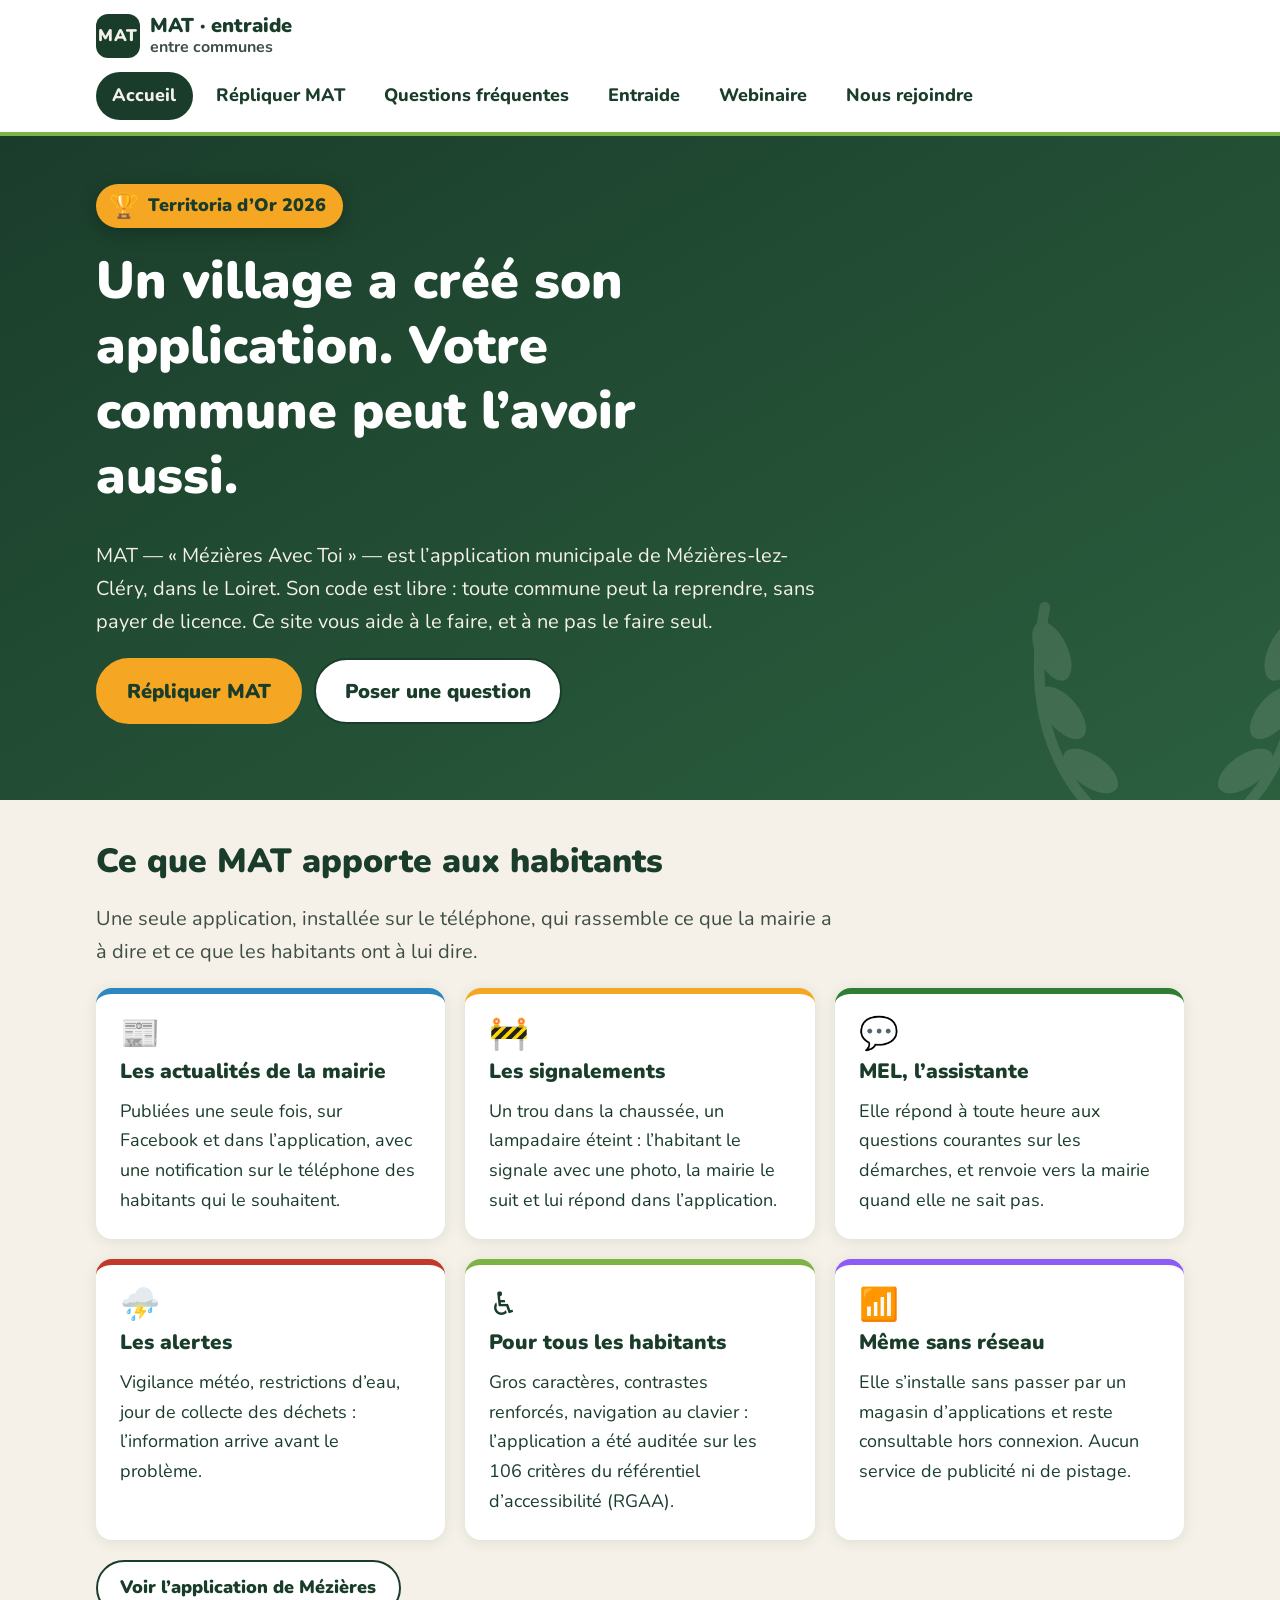
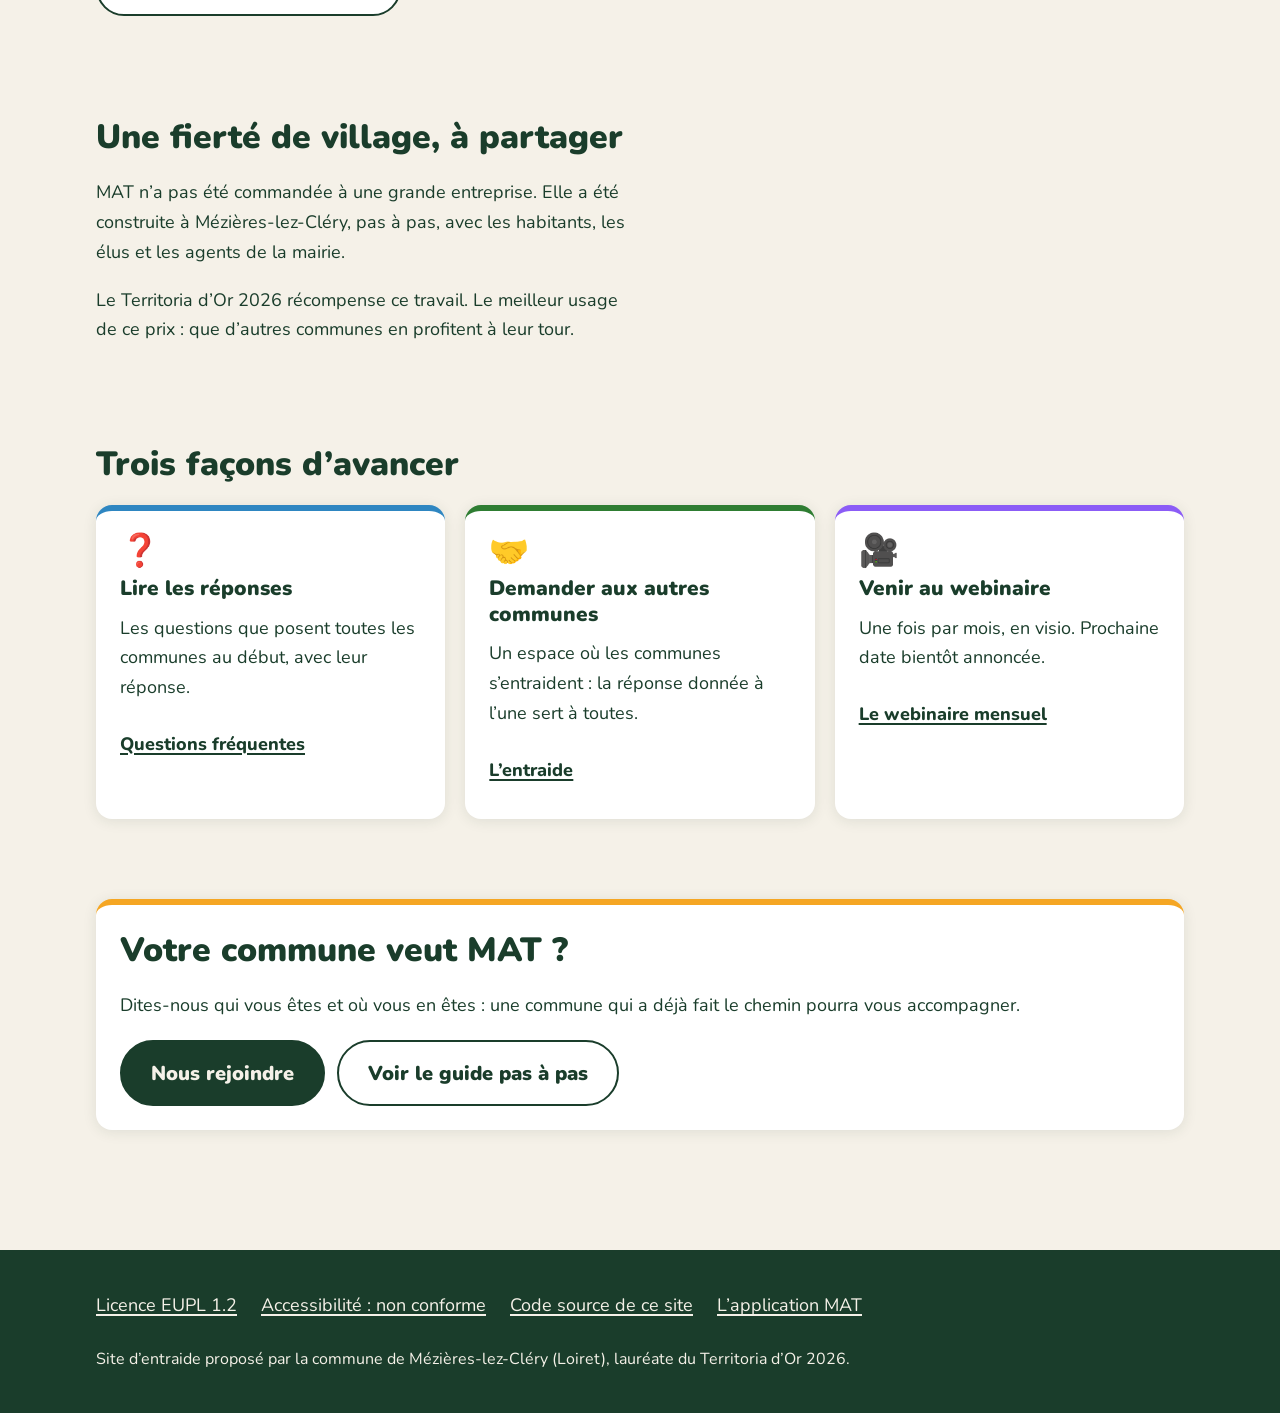
<file: index.html>
<!DOCTYPE html>
<html lang="fr">
<head>
<meta charset="utf-8">
<meta name="viewport" content="width=device-width, initial-scale=1">
<title>MAT · entraide entre communes — répliquer l’application de Mézières-lez-Cléry</title>
<meta name="description" content="MAT, l’application municipale de Mézières-lez-Cléry (Territoria d’Or 2026), est libre : ce site aide les communes à la reprendre, avec une FAQ, un guide pas à pas et un espace d’entraide.">
<meta name="theme-color" content="#1A3D2B">
<link rel="icon" href="assets/img/favicon.svg" type="image/svg+xml">
<link rel="preload" href="assets/fonts/nunito-variable-latin.woff2" as="font" type="font/woff2" crossorigin>
<link rel="stylesheet" href="assets/css/site.css">
<script src="assets/js/commun.js" defer></script>
<script src="assets/js/accueil.js" defer></script>
</head>
<body>
<a class="evitement" href="#contenu">Aller au contenu</a>
<header class="entete">
  <div class="conteneur">
    <div class="entete-haut">
      <a class="marque" href="index.html"><span class="marque-logo" aria-hidden="true">MAT</span><span>MAT · entraide <span class="marque-sous">entre communes</span></span></a>
    </div>
    <nav class="nav-principale" aria-label="Menu principal">
      <ul>
        <li><a href="index.html" aria-current="page">Accueil</a></li>
        <li><a href="guide.html">Répliquer MAT</a></li>
        <li><a href="faq.html">Questions fréquentes</a></li>
        <li><a href="entraide.html">Entraide</a></li>
        <li><a href="webinaire.html">Webinaire</a></li>
        <li><a href="rejoindre.html">Nous rejoindre</a></li>
      </ul>
    </nav>
  </div>
</header>
<main id="contenu" tabindex="-1">
  <section class="bandeau" aria-labelledby="titre-accueil">
    <svg class="bandeau-deco" viewBox="0 0 200 200" aria-hidden="true" focusable="false">
      <g fill="none" stroke="#F5F1E8" stroke-width="6" stroke-linecap="round">
        <path d="M100 185 C 40 165 18 110 30 45"/>
        <path d="M100 185 C 160 165 182 110 170 45"/>
      </g>
      <g fill="#F5F1E8">
        <ellipse cx="34" cy="70" rx="9" ry="18" transform="rotate(-25 34 70)"/>
        <ellipse cx="40" cy="105" rx="9" ry="18" transform="rotate(-40 40 105)"/>
        <ellipse cx="56" cy="138" rx="9" ry="18" transform="rotate(-55 56 138)"/>
        <ellipse cx="166" cy="70" rx="9" ry="18" transform="rotate(25 166 70)"/>
        <ellipse cx="160" cy="105" rx="9" ry="18" transform="rotate(40 160 105)"/>
        <ellipse cx="144" cy="138" rx="9" ry="18" transform="rotate(55 144 138)"/>
      </g>
    </svg>
    <div class="conteneur bandeau-grille">
      <div>
        <p class="badge-territoria"><span class="badge-ico" aria-hidden="true">🏆</span><span>Territoria d’Or 2026</span></p>
        <h1 id="titre-accueil" class="anime-entree">Un village a créé son application. Votre commune peut l’avoir aussi.</h1>
        <p class="chapo anime-entree anime-entree-2">MAT — « Mézières Avec Toi » — est l’application municipale de Mézières-lez-Cléry, dans le Loiret. Son code est libre : toute commune peut la reprendre, sans payer de licence. Ce site vous aide à le faire, et à ne pas le faire seul.</p>
        <div class="boutons anime-entree anime-entree-3">
          <a class="bouton bouton-vif bouton-grand" href="guide.html">Répliquer MAT</a>
          <a class="bouton bouton-clair bouton-grand" href="faq.html">Poser une question</a>
        </div>
      </div>
      <figure class="emplacement est-masque" data-fichier="assets/img/mat-et-mel.webp" data-alt="Mat et Mel, les deux mascottes de l’application MAT"></figure>
    </div>
  </section>

  <section class="section" aria-labelledby="titre-apport">
    <div class="conteneur">
      <h2 id="titre-apport" class="section-titre">Ce que MAT apporte aux habitants</h2>
      <p class="chapo">Une seule application, installée sur le téléphone, qui rassemble ce que la mairie a à dire et ce que les habitants ont à lui dire.</p>
      <ul class="grille grille-3 liste-nue">
        <li class="carte lisere-communication">
          <span class="icone" aria-hidden="true">📰</span>
          <h3>Les actualités de la mairie</h3>
          <p>Publiées une seule fois, sur Facebook et dans l’application, avec une notification sur le téléphone des habitants qui le souhaitent.</p>
        </li>
        <li class="carte lisere-travaux">
          <span class="icone" aria-hidden="true">🚧</span>
          <h3>Les signalements</h3>
          <p>Un trou dans la chaussée, un lampadaire éteint : l’habitant le signale avec une photo, la mairie le suit et lui répond dans l’application.</p>
        </li>
        <li class="carte lisere-feuille">
          <span class="icone" aria-hidden="true">💬</span>
          <h3>MEL, l’assistante</h3>
          <p>Elle répond à toute heure aux questions courantes sur les démarches, et renvoie vers la mairie quand elle ne sait pas.</p>
        </li>
        <li class="carte lisere-rouge">
          <span class="icone" aria-hidden="true">⛈️</span>
          <h3>Les alertes</h3>
          <p>Vigilance météo, restrictions d’eau, jour de collecte des déchets : l’information arrive avant le problème.</p>
        </li>
        <li class="carte lisere-sauge">
          <span class="icone" aria-hidden="true">♿</span>
          <h3>Pour tous les habitants</h3>
          <p>Gros caractères, contrastes renforcés, navigation au clavier : l’application a été auditée sur les 106 critères du référentiel d’accessibilité (RGAA).</p>
        </li>
        <li class="carte lisere-fetes">
          <span class="icone" aria-hidden="true">📶</span>
          <h3>Même sans réseau</h3>
          <p>Elle s’installe sans passer par un magasin d’applications et reste consultable hors connexion. Aucun service de publicité ni de pistage.</p>
        </li>
      </ul>
      <div class="boutons">
        <a class="bouton bouton-clair" href="https://mezieres-lez-clery.fr/">Voir l’application de Mézières</a>
      </div>
      <figure class="emplacement est-masque" data-fichier="assets/img/capture-accueil-mat.webp" data-alt="L’écran d’accueil de l’application MAT sur un téléphone"></figure>
    </div>
  </section>

  <section id="chiffres" class="section est-masque" aria-labelledby="titre-chiffres">
    <div class="conteneur">
      <h2 id="titre-chiffres">MAT en chiffres</h2>
      <ul id="liste-chiffres" class="chiffres"></ul>
    </div>
  </section>

  <section class="section" aria-labelledby="titre-fierte">
    <div class="conteneur grille grille-2">
      <div>
        <h2 id="titre-fierte">Une fierté de village, à partager</h2>
        <p>MAT n’a pas été commandée à une grande entreprise. Elle a été construite à Mézières-lez-Cléry, pas à pas, avec les habitants, les élus et les agents de la mairie.</p>
        <p>Le Territoria d’Or 2026 récompense ce travail. Le meilleur usage de ce prix : que d’autres communes en profitent à leur tour.</p>
      </div>
      <div>
        <figure class="emplacement est-masque" data-fichier="assets/img/commune-mezieres.webp" data-alt="Vue du village de Mézières-lez-Cléry"></figure>
        <figure class="emplacement est-masque" data-fichier="assets/img/remise-territoria.webp" data-alt="Remise du Territoria d’Or 2026 à la commune de Mézières-lez-Cléry"></figure>
      </div>
    </div>
  </section>

  <section class="section" aria-labelledby="titre-avancer">
    <div class="conteneur">
      <h2 id="titre-avancer">Trois façons d’avancer</h2>
      <ul class="grille grille-3 liste-nue">
        <li class="carte lisere-communication">
          <span class="icone" aria-hidden="true">❓</span>
          <h3>Lire les réponses</h3>
          <p>Les questions que posent toutes les communes au début, avec leur réponse.</p>
          <p><a class="lien-fort" href="faq.html">Questions fréquentes</a></p>
        </li>
        <li class="carte lisere-feuille">
          <span class="icone" aria-hidden="true">🤝</span>
          <h3>Demander aux autres communes</h3>
          <p>Un espace où les communes s’entraident : la réponse donnée à l’une sert à toutes.</p>
          <p><a class="lien-fort" href="entraide.html">L’entraide</a></p>
        </li>
        <li class="carte lisere-fetes">
          <span class="icone" aria-hidden="true">🎥</span>
          <h3>Venir au webinaire</h3>
          <p id="accueil-webinaire">Une fois par mois, en visio, pour poser vos questions de vive voix.</p>
          <p><a class="lien-fort" href="webinaire.html">Le webinaire mensuel</a></p>
        </li>
      </ul>
    </div>
  </section>

  <section class="section" aria-labelledby="titre-rejoindre">
    <div class="conteneur">
      <div class="carte lisere-travaux">
        <h2 id="titre-rejoindre">Votre commune veut MAT ?</h2>
        <p>Dites-nous qui vous êtes et où vous en êtes : une commune qui a déjà fait le chemin pourra vous accompagner.</p>
        <div class="boutons">
          <a class="bouton bouton-grand" href="rejoindre.html">Nous rejoindre</a>
          <a class="bouton bouton-clair bouton-grand" href="guide.html">Voir le guide pas à pas</a>
        </div>
      </div>
    </div>
  </section>
</main>
<footer class="pied">
  <div class="conteneur">
    <ul>
      <li><a href="licence.html">Licence EUPL 1.2</a></li>
      <li><a href="accessibilite.html">Accessibilité : non conforme</a></li>
      <li><a href="https://github.com/mairie-mezieres/mat-communes">Code source de ce site</a></li>
      <li><a href="https://mezieres-lez-clery.fr/">L’application MAT</a></li>
    </ul>
    <p>Site d’entraide proposé par la commune de Mézières-lez-Cléry (Loiret), lauréate du Territoria d’Or 2026.</p>
  </div>
</footer>
</body>
</html>
</file>
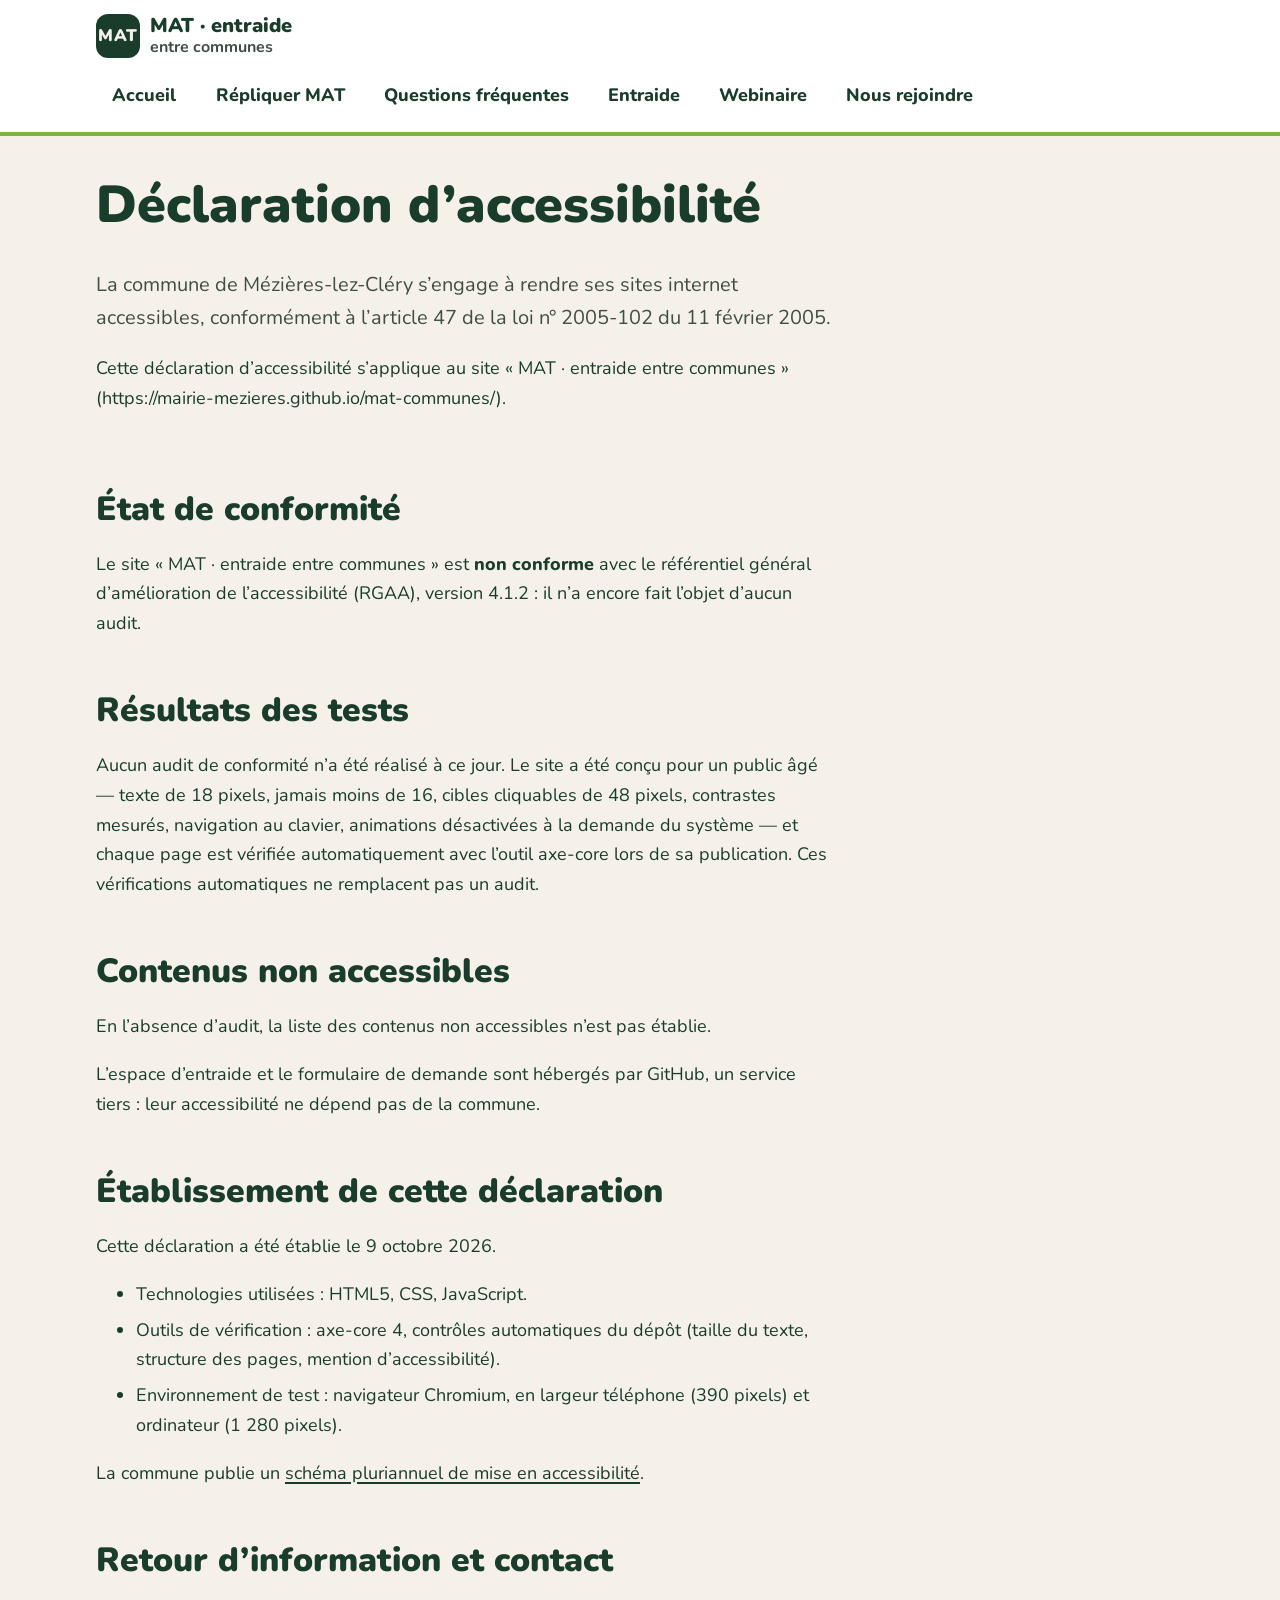
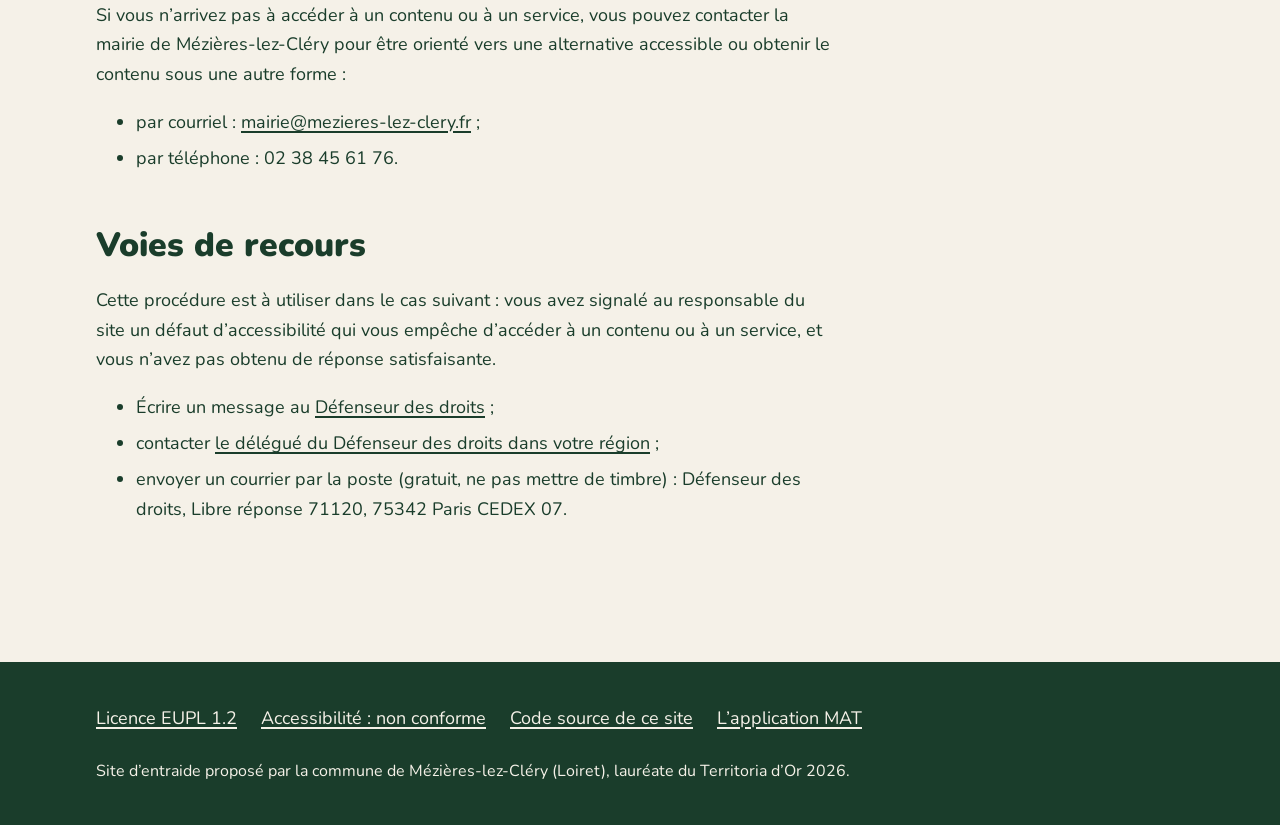
<file: accessibilite.html>
<!DOCTYPE html>
<html lang="fr">
<head>
<meta charset="utf-8">
<meta name="viewport" content="width=device-width, initial-scale=1">
<title>Déclaration d’accessibilité — MAT · entraide entre communes</title>
<meta name="description" content="Déclaration d’accessibilité du site d’entraide MAT : état de conformité au RGAA, contact et voies de recours.">
<meta name="theme-color" content="#1A3D2B">
<link rel="icon" href="assets/img/favicon.svg" type="image/svg+xml">
<link rel="preload" href="assets/fonts/nunito-variable-latin.woff2" as="font" type="font/woff2" crossorigin>
<link rel="stylesheet" href="assets/css/site.css">
<script src="assets/js/commun.js" defer></script>
</head>
<body>
<a class="evitement" href="#contenu">Aller au contenu</a>
<header class="entete">
  <div class="conteneur">
    <div class="entete-haut">
      <a class="marque" href="index.html"><span class="marque-logo" aria-hidden="true">MAT</span><span>MAT · entraide <span class="marque-sous">entre communes</span></span></a>
    </div>
    <nav class="nav-principale" aria-label="Menu principal">
      <ul>
        <li><a href="index.html">Accueil</a></li>
        <li><a href="guide.html">Répliquer MAT</a></li>
        <li><a href="faq.html">Questions fréquentes</a></li>
        <li><a href="entraide.html">Entraide</a></li>
        <li><a href="webinaire.html">Webinaire</a></li>
        <li><a href="rejoindre.html">Nous rejoindre</a></li>
      </ul>
    </nav>
  </div>
</header>
<main id="contenu" tabindex="-1">
  <section class="entete-page">
    <div class="conteneur">
      <h1>Déclaration d’accessibilité</h1>
      <p class="chapo">La commune de Mézières-lez-Cléry s’engage à rendre ses sites internet accessibles, conformément à l’article 47 de la loi n° 2005-102 du 11 février 2005.</p>
      <p>Cette déclaration d’accessibilité s’applique au site « MAT · entraide entre communes » (https://mairie-mezieres.github.io/mat-communes/).</p>
    </div>
  </section>

  <section class="section declaration" aria-labelledby="titre-etat">
    <div class="conteneur">
      <h2 id="titre-etat">État de conformité</h2>
      <p>Le site « MAT · entraide entre communes » est <strong id="etat-conformite">non conforme</strong> avec le référentiel général d’amélioration de l’accessibilité (RGAA), version 4.1.2 : il n’a encore fait l’objet d’aucun audit.</p>

      <h2 id="titre-resultats">Résultats des tests</h2>
      <p>Aucun audit de conformité n’a été réalisé à ce jour. Le site a été conçu pour un public âgé — texte de 18 pixels, jamais moins de 16, cibles cliquables de 48 pixels, contrastes mesurés, navigation au clavier, animations désactivées à la demande du système — et chaque page est vérifiée automatiquement avec l’outil axe-core lors de sa publication. Ces vérifications automatiques ne remplacent pas un audit.</p>

      <h2 id="titre-non-accessibles">Contenus non accessibles</h2>
      <p>En l’absence d’audit, la liste des contenus non accessibles n’est pas établie.</p>
      <p>L’espace d’entraide et le formulaire de demande sont hébergés par GitHub, un service tiers : leur accessibilité ne dépend pas de la commune.</p>

      <h2 id="titre-etablissement">Établissement de cette déclaration</h2>
      <p>Cette déclaration a été établie le 9 octobre 2026.</p>
      <ul>
        <li>Technologies utilisées : HTML5, CSS, JavaScript.</li>
        <li>Outils de vérification : axe-core 4, contrôles automatiques du dépôt (taille du texte, structure des pages, mention d’accessibilité).</li>
        <li>Environnement de test : navigateur Chromium, en largeur téléphone (390 pixels) et ordinateur (1 280 pixels).</li>
      </ul>
      <p>La commune publie un <a href="https://github.com/mairie-mezieres/app-mezieres/blob/main/docs/accessibilite/schema-pluriannuel.md">schéma pluriannuel de mise en accessibilité</a>.</p>

      <h2 id="titre-contact">Retour d’information et contact</h2>
      <p>Si vous n’arrivez pas à accéder à un contenu ou à un service, vous pouvez contacter la mairie de Mézières-lez-Cléry pour être orienté vers une alternative accessible ou obtenir le contenu sous une autre forme :</p>
      <ul>
        <li>par courriel : <a href="mailto:mairie@mezieres-lez-clery.fr">mairie@mezieres-lez-clery.fr</a> ;</li>
        <li>par téléphone : 02 38 45 61 76.</li>
      </ul>

      <h2 id="titre-recours">Voies de recours</h2>
      <p>Cette procédure est à utiliser dans le cas suivant : vous avez signalé au responsable du site un défaut d’accessibilité qui vous empêche d’accéder à un contenu ou à un service, et vous n’avez pas obtenu de réponse satisfaisante.</p>
      <ul>
        <li>Écrire un message au <a href="https://formulaire.defenseurdesdroits.fr/">Défenseur des droits</a> ;</li>
        <li>contacter <a href="https://www.defenseurdesdroits.fr/carte-des-delegues">le délégué du Défenseur des droits dans votre région</a> ;</li>
        <li>envoyer un courrier par la poste (gratuit, ne pas mettre de timbre) : Défenseur des droits, Libre réponse 71120, 75342 Paris CEDEX 07.</li>
      </ul>
    </div>
  </section>
</main>
<footer class="pied">
  <div class="conteneur">
    <ul>
      <li><a href="licence.html">Licence EUPL 1.2</a></li>
      <li><a href="accessibilite.html">Accessibilité : non conforme</a></li>
      <li><a href="https://github.com/mairie-mezieres/mat-communes">Code source de ce site</a></li>
      <li><a href="https://mezieres-lez-clery.fr/">L’application MAT</a></li>
    </ul>
    <p>Site d’entraide proposé par la commune de Mézières-lez-Cléry (Loiret), lauréate du Territoria d’Or 2026.</p>
  </div>
</footer>
</body>
</html>
</file>
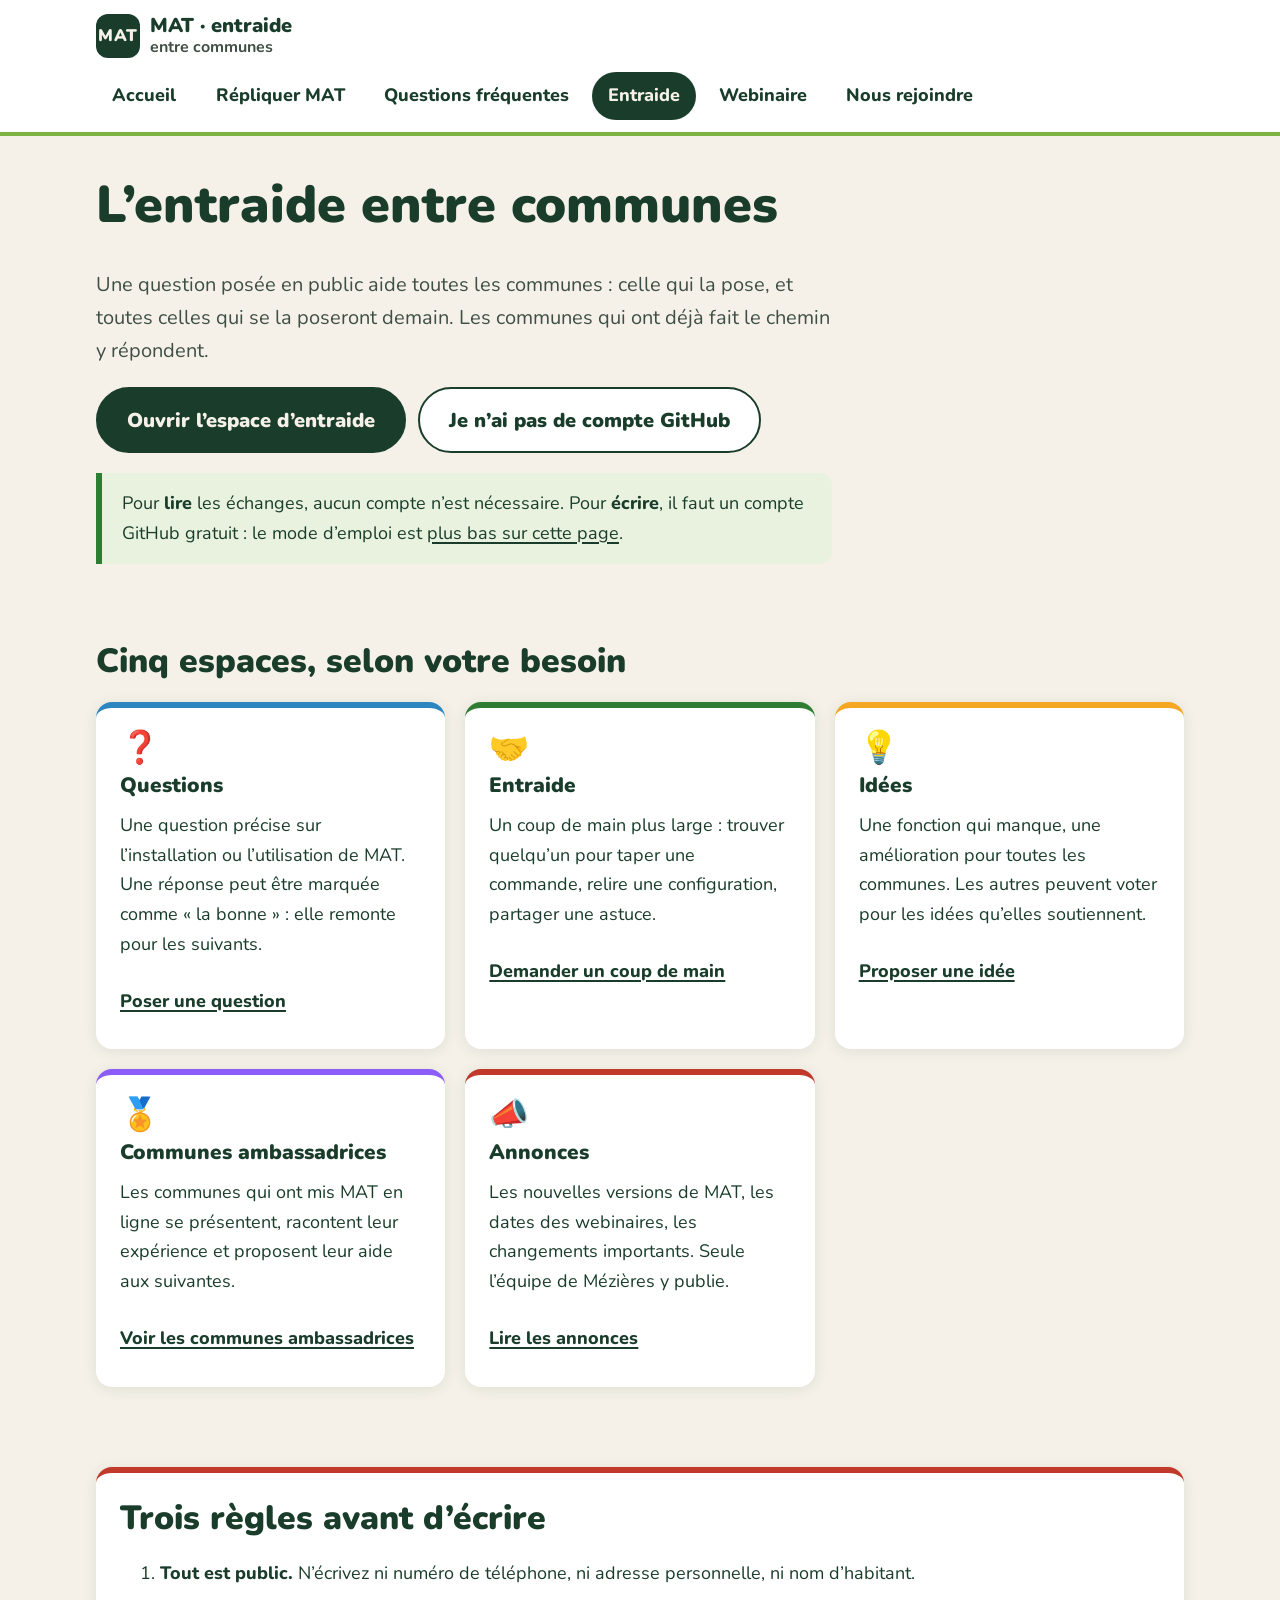
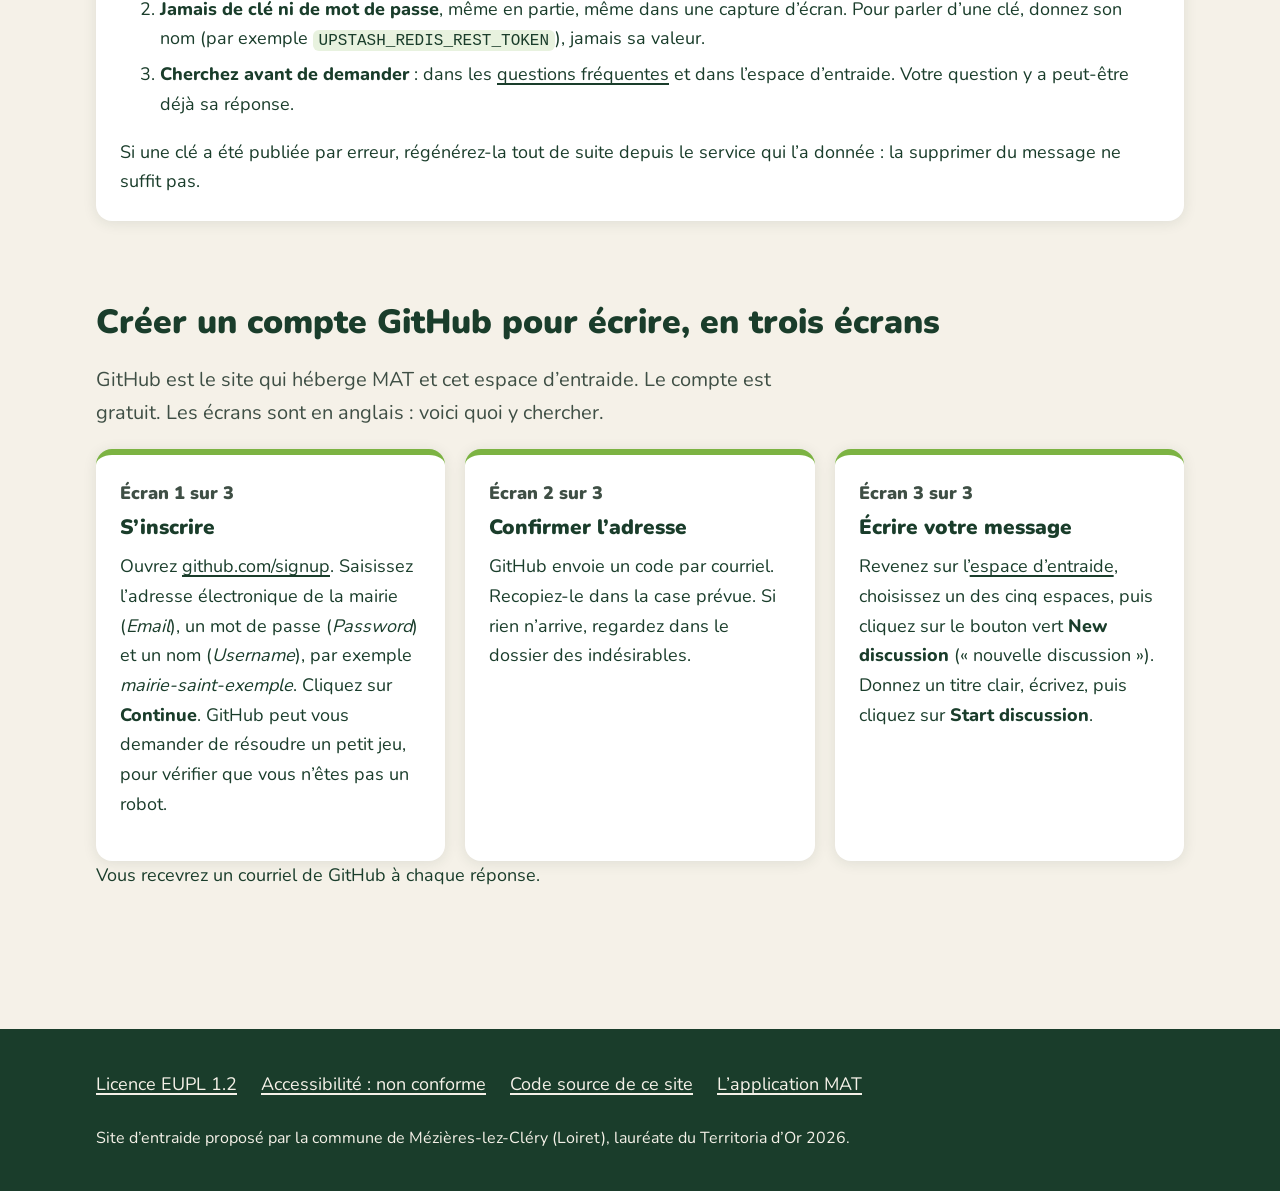
<file: entraide.html>
<!DOCTYPE html>
<html lang="fr">
<head>
<meta charset="utf-8">
<meta name="viewport" content="width=device-width, initial-scale=1">
<title>Entraide entre communes — MAT · entraide entre communes</title>
<meta name="description" content="L’espace où les communes qui reprennent MAT s’entraident : questions, coups de main, idées, communes ambassadrices et annonces.">
<meta name="theme-color" content="#1A3D2B">
<link rel="icon" href="assets/img/favicon.svg" type="image/svg+xml">
<link rel="preload" href="assets/fonts/nunito-variable-latin.woff2" as="font" type="font/woff2" crossorigin>
<link rel="stylesheet" href="assets/css/site.css">
<script src="assets/js/commun.js" defer></script>
</head>
<body>
<a class="evitement" href="#contenu">Aller au contenu</a>
<header class="entete">
  <div class="conteneur">
    <div class="entete-haut">
      <a class="marque" href="index.html"><span class="marque-logo" aria-hidden="true">MAT</span><span>MAT · entraide <span class="marque-sous">entre communes</span></span></a>
    </div>
    <nav class="nav-principale" aria-label="Menu principal">
      <ul>
        <li><a href="index.html">Accueil</a></li>
        <li><a href="guide.html">Répliquer MAT</a></li>
        <li><a href="faq.html">Questions fréquentes</a></li>
        <li><a href="entraide.html" aria-current="page">Entraide</a></li>
        <li><a href="webinaire.html">Webinaire</a></li>
        <li><a href="rejoindre.html">Nous rejoindre</a></li>
      </ul>
    </nav>
  </div>
</header>
<main id="contenu" tabindex="-1">
  <section class="entete-page">
    <div class="conteneur">
      <h1>L’entraide entre communes</h1>
      <p class="chapo">Une question posée en public aide toutes les communes : celle qui la pose, et toutes celles qui se la poseront demain. Les communes qui ont déjà fait le chemin y répondent.</p>
      <div class="boutons">
        <a class="bouton bouton-grand" href="https://github.com/mairie-mezieres/mat-communes/discussions">Ouvrir l’espace d’entraide</a>
        <a class="bouton bouton-clair bouton-grand" href="#compte-github">Je n’ai pas de compte GitHub</a>
      </div>
      <p class="encadre">Pour <strong>lire</strong> les échanges, aucun compte n’est nécessaire. Pour <strong>écrire</strong>, il faut un compte GitHub gratuit : le mode d’emploi est <a href="#compte-github">plus bas sur cette page</a>.</p>
    </div>
  </section>

  <section class="section" aria-labelledby="titre-categories">
    <div class="conteneur">
      <h2 id="titre-categories">Cinq espaces, selon votre besoin</h2>
      <ul class="grille grille-3 liste-nue">
        <li class="carte lisere-communication">
          <span class="icone" aria-hidden="true">❓</span>
          <h3>Questions</h3>
          <p>Une question précise sur l’installation ou l’utilisation de MAT. Une réponse peut être marquée comme « la bonne » : elle remonte pour les suivants.</p>
          <p><a class="lien-fort" href="https://github.com/mairie-mezieres/mat-communes/discussions/categories/questions">Poser une question</a></p>
        </li>
        <li class="carte lisere-feuille">
          <span class="icone" aria-hidden="true">🤝</span>
          <h3>Entraide</h3>
          <p>Un coup de main plus large : trouver quelqu’un pour taper une commande, relire une configuration, partager une astuce.</p>
          <p><a class="lien-fort" href="https://github.com/mairie-mezieres/mat-communes/discussions/categories/entraide">Demander un coup de main</a></p>
        </li>
        <li class="carte lisere-travaux">
          <span class="icone" aria-hidden="true">💡</span>
          <h3>Idées</h3>
          <p>Une fonction qui manque, une amélioration pour toutes les communes. Les autres peuvent voter pour les idées qu’elles soutiennent.</p>
          <p><a class="lien-fort" href="https://github.com/mairie-mezieres/mat-communes/discussions/categories/id%C3%A9es">Proposer une idée</a></p>
        </li>
        <li class="carte lisere-fetes">
          <span class="icone" aria-hidden="true">🏅</span>
          <h3>Communes ambassadrices</h3>
          <p>Les communes qui ont mis MAT en ligne se présentent, racontent leur expérience et proposent leur aide aux suivantes.</p>
          <p><a class="lien-fort" href="https://github.com/mairie-mezieres/mat-communes/discussions/categories/communes-ambassadrices">Voir les communes ambassadrices</a></p>
        </li>
        <li class="carte lisere-rouge">
          <span class="icone" aria-hidden="true">📣</span>
          <h3>Annonces</h3>
          <p>Les nouvelles versions de MAT, les dates des webinaires, les changements importants. Seule l’équipe de Mézières y publie.</p>
          <p><a class="lien-fort" href="https://github.com/mairie-mezieres/mat-communes/discussions/categories/annonces">Lire les annonces</a></p>
        </li>
      </ul>
    </div>
  </section>

  <section class="section" aria-labelledby="titre-regles">
    <div class="conteneur">
      <div class="carte lisere-rouge">
        <h2 id="titre-regles">Trois règles avant d’écrire</h2>
        <ol>
          <li><strong>Tout est public.</strong> N’écrivez ni numéro de téléphone, ni adresse personnelle, ni nom d’habitant.</li>
          <li><strong>Jamais de clé ni de mot de passe</strong>, même en partie, même dans une capture d’écran. Pour parler d’une clé, donnez son nom (par exemple <code>UPSTASH_REDIS_REST_TOKEN</code>), jamais sa valeur.</li>
          <li><strong>Cherchez avant de demander</strong> : dans les <a href="faq.html">questions fréquentes</a> et dans l’espace d’entraide. Votre question y a peut-être déjà sa réponse.</li>
        </ol>
        <p>Si une clé a été publiée par erreur, régénérez-la tout de suite depuis le service qui l’a donnée : la supprimer du message ne suffit pas.</p>
      </div>
    </div>
  </section>

  <section class="section" id="compte-github" aria-labelledby="titre-compte">
    <div class="conteneur">
      <h2 id="titre-compte">Créer un compte GitHub pour écrire, en trois écrans</h2>
      <p class="chapo">GitHub est le site qui héberge MAT et cet espace d’entraide. Le compte est gratuit. Les écrans sont en anglais : voici quoi y chercher.</p>
      <ol class="grille grille-3 liste-nue compte-etapes">
        <li class="carte lisere-sauge">
          <p class="etape-compteur">Écran 1 sur 3</p>
          <h3>S’inscrire</h3>
          <p>Ouvrez <a href="https://github.com/signup">github.com/signup</a>. Saisissez l’adresse électronique de la mairie (<em>Email</em>), un mot de passe (<em>Password</em>) et un nom (<em>Username</em>), par exemple <em>mairie-saint-exemple</em>. Cliquez sur <strong>Continue</strong>. GitHub peut vous demander de résoudre un petit jeu, pour vérifier que vous n’êtes pas un robot.</p>
          <figure class="emplacement est-masque" data-fichier="assets/img/captures/compte-01.webp" data-alt="Capture : le formulaire d’inscription de GitHub"></figure>
        </li>
        <li class="carte lisere-sauge">
          <p class="etape-compteur">Écran 2 sur 3</p>
          <h3>Confirmer l’adresse</h3>
          <p>GitHub envoie un code par courriel. Recopiez-le dans la case prévue. Si rien n’arrive, regardez dans le dossier des indésirables.</p>
          <figure class="emplacement est-masque" data-fichier="assets/img/captures/compte-02.webp" data-alt="Capture : la saisie du code de vérification"></figure>
        </li>
        <li class="carte lisere-sauge">
          <p class="etape-compteur">Écran 3 sur 3</p>
          <h3>Écrire votre message</h3>
          <p>Revenez sur l’<a href="https://github.com/mairie-mezieres/mat-communes/discussions">espace d’entraide</a>, choisissez un des cinq espaces, puis cliquez sur le bouton vert <strong>New discussion</strong> (« nouvelle discussion »). Donnez un titre clair, écrivez, puis cliquez sur <strong>Start discussion</strong>.</p>
          <figure class="emplacement est-masque" data-fichier="assets/img/captures/compte-03.webp" data-alt="Capture : le bouton New discussion"></figure>
        </li>
      </ol>
      <p>Vous recevrez un courriel de GitHub à chaque réponse.</p>
    </div>
  </section>
</main>
<footer class="pied">
  <div class="conteneur">
    <ul>
      <li><a href="licence.html">Licence EUPL 1.2</a></li>
      <li><a href="accessibilite.html">Accessibilité : non conforme</a></li>
      <li><a href="https://github.com/mairie-mezieres/mat-communes">Code source de ce site</a></li>
      <li><a href="https://mezieres-lez-clery.fr/">L’application MAT</a></li>
    </ul>
    <p>Site d’entraide proposé par la commune de Mézières-lez-Cléry (Loiret), lauréate du Territoria d’Or 2026.</p>
  </div>
</footer>
</body>
</html>
</file>
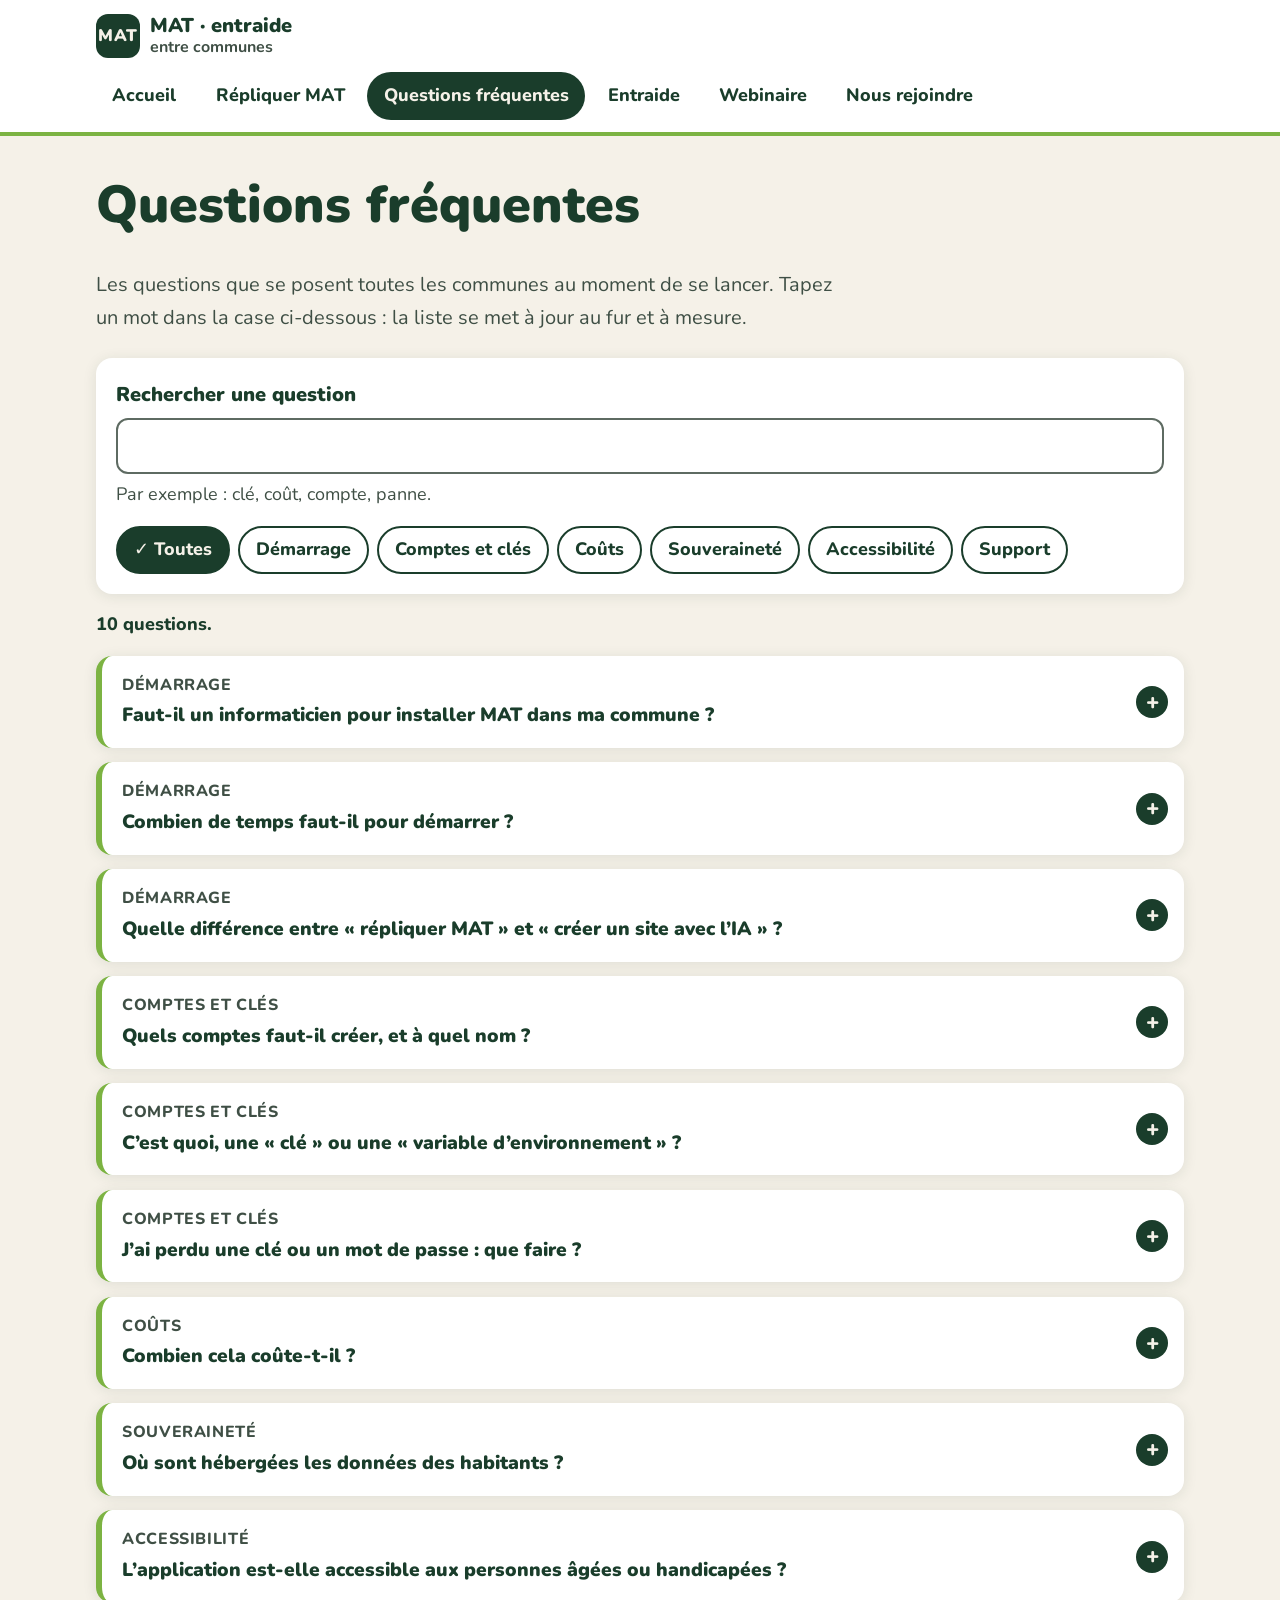
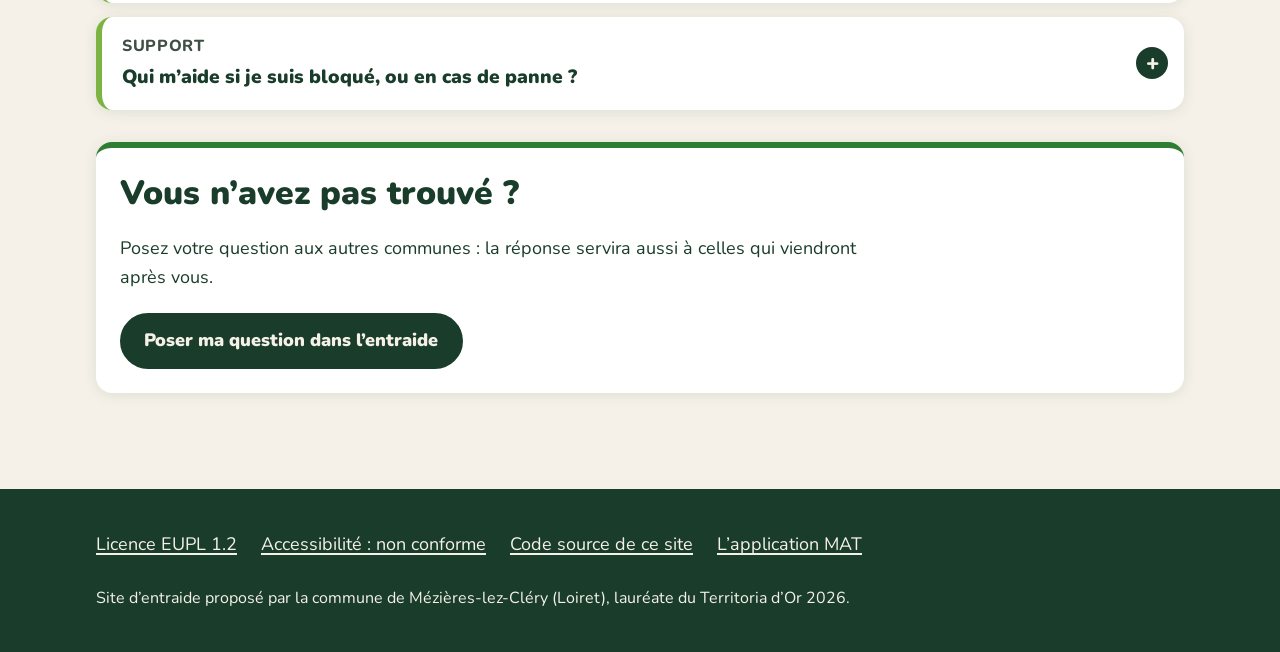
<file: faq.html>
<!DOCTYPE html>
<html lang="fr">
<head>
<meta charset="utf-8">
<meta name="viewport" content="width=device-width, initial-scale=1">
<title>Questions fréquentes — MAT · entraide entre communes</title>
<meta name="description" content="Les réponses aux questions que se posent les communes qui veulent reprendre l’application MAT : démarrage, comptes et clés, coûts, souveraineté, accessibilité, support.">
<meta name="theme-color" content="#1A3D2B">
<link rel="icon" href="assets/img/favicon.svg" type="image/svg+xml">
<link rel="preload" href="assets/fonts/nunito-variable-latin.woff2" as="font" type="font/woff2" crossorigin>
<link rel="stylesheet" href="assets/css/site.css">
<script src="assets/js/commun.js" defer></script>
<script src="assets/js/faq.js" defer></script>
</head>
<body>
<a class="evitement" href="#contenu">Aller au contenu</a>
<header class="entete">
  <div class="conteneur">
    <div class="entete-haut">
      <a class="marque" href="index.html"><span class="marque-logo" aria-hidden="true">MAT</span><span>MAT · entraide <span class="marque-sous">entre communes</span></span></a>
    </div>
    <nav class="nav-principale" aria-label="Menu principal">
      <ul>
        <li><a href="index.html">Accueil</a></li>
        <li><a href="guide.html">Répliquer MAT</a></li>
        <li><a href="faq.html" aria-current="page">Questions fréquentes</a></li>
        <li><a href="entraide.html">Entraide</a></li>
        <li><a href="webinaire.html">Webinaire</a></li>
        <li><a href="rejoindre.html">Nous rejoindre</a></li>
      </ul>
    </nav>
  </div>
</header>
<main id="contenu" tabindex="-1">
  <section class="entete-page">
    <div class="conteneur">
      <h1>Questions fréquentes</h1>
      <p class="chapo">Les questions que se posent toutes les communes au moment de se lancer. Tapez un mot dans la case ci-dessous : la liste se met à jour au fur et à mesure.</p>

      <div class="faq-outils">
        <label class="faq-label" for="recherche-faq">Rechercher une question</label>
        <input class="faq-recherche" type="search" id="recherche-faq" name="recherche" autocomplete="off" spellcheck="false" aria-describedby="faq-aide" disabled>
        <p class="faq-aide" id="faq-aide">Par exemple : clé, coût, compte, panne.</p>

        <div class="faq-filtres" role="group" aria-label="Filtrer par catégorie" id="faq-filtres"></div>
      </div>

      <p class="faq-etat" id="faq-etat" role="status">Chargement des questions…</p>
      <noscript><p class="encadre encadre-attention">La recherche a besoin de JavaScript. Vous pouvez aussi poser directement votre question dans <a href="entraide.html">l’entraide entre communes</a>.</p></noscript>

      <div id="faq-liste" class="faq-liste"></div>

      <div class="carte lisere-feuille faq-fin">
        <h2>Vous n’avez pas trouvé ?</h2>
        <p>Posez votre question aux autres communes : la réponse servira aussi à celles qui viendront après vous.</p>
        <div class="boutons">
          <a class="bouton" href="entraide.html">Poser ma question dans l’entraide</a>
        </div>
      </div>
    </div>
  </section>
</main>
<footer class="pied">
  <div class="conteneur">
    <ul>
      <li><a href="licence.html">Licence EUPL 1.2</a></li>
      <li><a href="accessibilite.html">Accessibilité : non conforme</a></li>
      <li><a href="https://github.com/mairie-mezieres/mat-communes">Code source de ce site</a></li>
      <li><a href="https://mezieres-lez-clery.fr/">L’application MAT</a></li>
    </ul>
    <p>Site d’entraide proposé par la commune de Mézières-lez-Cléry (Loiret), lauréate du Territoria d’Or 2026.</p>
  </div>
</footer>
</body>
</html>
</file>
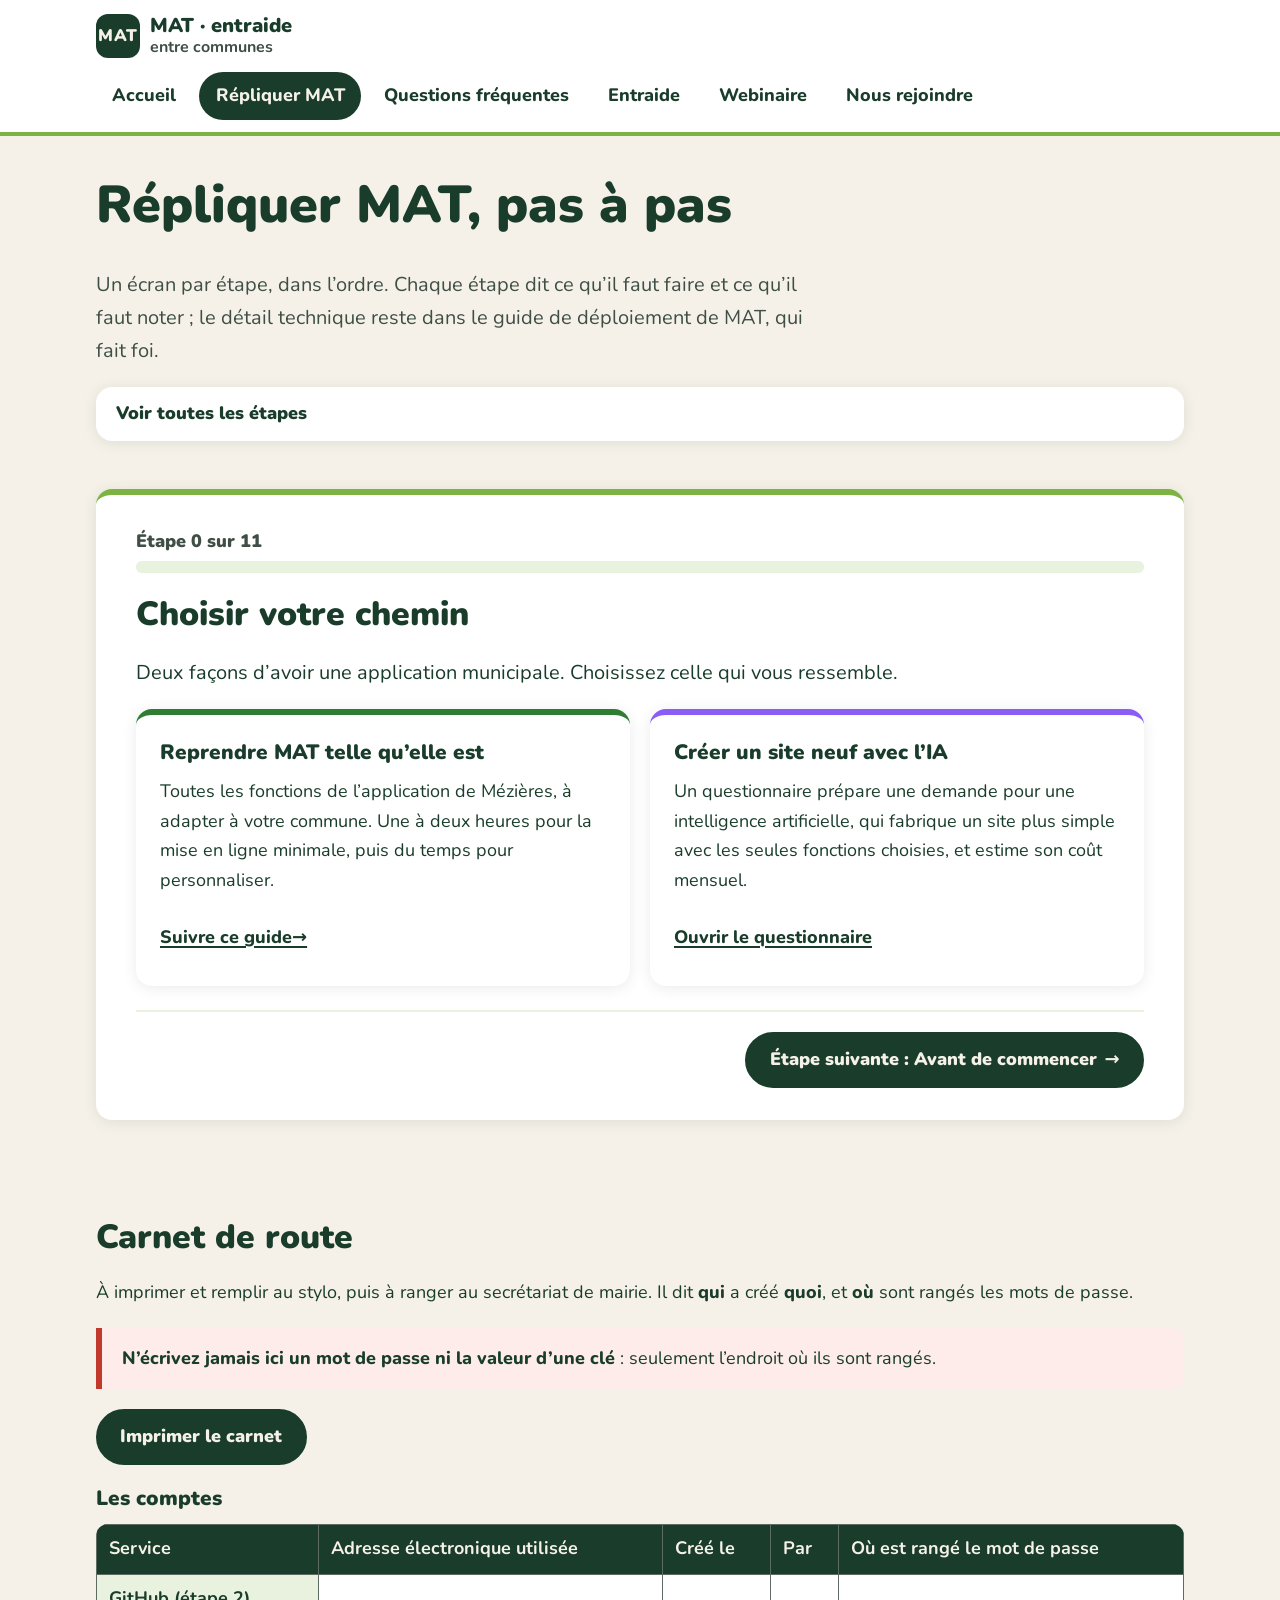
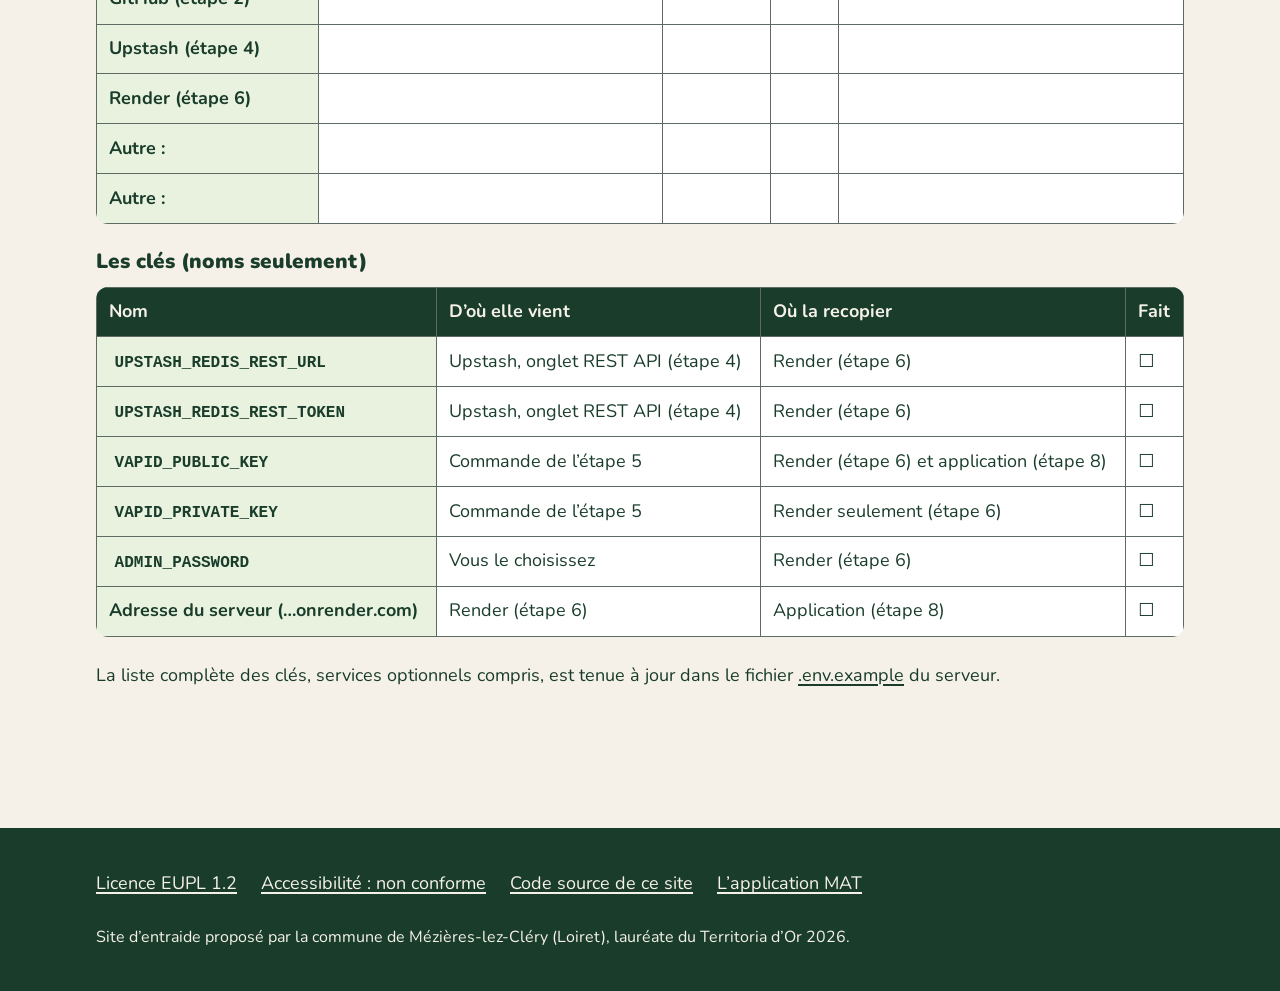
<file: guide.html>
<!DOCTYPE html>
<html lang="fr">
<head>
<meta charset="utf-8">
<meta name="viewport" content="width=device-width, initial-scale=1">
<title>Répliquer MAT pas à pas — MAT · entraide entre communes</title>
<meta name="description" content="Le parcours pas à pas, un écran par étape, pour mettre en ligne l’application MAT dans votre commune, avec un carnet de route à imprimer.">
<meta name="theme-color" content="#1A3D2B">
<link rel="icon" href="assets/img/favicon.svg" type="image/svg+xml">
<link rel="preload" href="assets/fonts/nunito-variable-latin.woff2" as="font" type="font/woff2" crossorigin>
<link rel="stylesheet" href="assets/css/site.css">
<script src="assets/js/commun.js" defer></script>
<script src="assets/js/guide.js" defer></script>
</head>
<body>
<a class="evitement" href="#contenu">Aller au contenu</a>
<header class="entete">
  <div class="conteneur">
    <div class="entete-haut">
      <a class="marque" href="index.html"><span class="marque-logo" aria-hidden="true">MAT</span><span>MAT · entraide <span class="marque-sous">entre communes</span></span></a>
    </div>
    <nav class="nav-principale" aria-label="Menu principal">
      <ul>
        <li><a href="index.html">Accueil</a></li>
        <li><a href="guide.html" aria-current="page">Répliquer MAT</a></li>
        <li><a href="faq.html">Questions fréquentes</a></li>
        <li><a href="entraide.html">Entraide</a></li>
        <li><a href="webinaire.html">Webinaire</a></li>
        <li><a href="rejoindre.html">Nous rejoindre</a></li>
      </ul>
    </nav>
  </div>
</header>
<main id="contenu" tabindex="-1">
  <section class="entete-page">
    <div class="conteneur">
      <h1>Répliquer MAT, pas à pas</h1>
      <p class="chapo">Un écran par étape, dans l’ordre. Chaque étape dit ce qu’il faut faire et ce qu’il faut noter ; le détail technique reste dans le guide de déploiement de MAT, qui fait foi.</p>
      <p id="guide-reprendre" class="encadre est-masque"><span id="guide-reprendre-texte"></span> <a id="guide-reprendre-lien" class="lien-fort" href="#etape-0">Reprendre</a></p>
      <details class="sommaire">
        <summary>Voir toutes les étapes</summary>
        <nav aria-label="Étapes du guide">
          <ol start="0" class="sommaire-liste">
            <li><a href="#etape-0">Choisir votre chemin</a></li>
            <li><a href="#etape-1">Avant de commencer</a></li>
            <li><a href="#etape-2">Créer le compte GitHub</a></li>
            <li><a href="#etape-3">Copier les deux dépôts de MAT</a></li>
            <li><a href="#etape-4">Créer la base de données (Upstash)</a></li>
            <li><a href="#etape-5">Fabriquer les clés de notification</a></li>
            <li><a href="#etape-6">Mettre en route le serveur (Render)</a></li>
            <li><a href="#etape-7">Publier l’application (GitHub Pages)</a></li>
            <li><a href="#etape-8">Relier l’application à votre serveur</a></li>
            <li><a href="#etape-9">Vérifier que tout fonctionne</a></li>
            <li><a href="#etape-10">Adapter l’application à votre commune</a></li>
            <li><a href="#etape-11">Et après ?</a></li>
          </ol>
        </nav>
      </details>
    </div>
  </section>

  <section class="section-guide" aria-label="Étapes">
    <div class="conteneur">
      <section class="etape" id="etape-0" aria-labelledby="titre-etape-0">
        <p class="etape-compteur">Étape 0 sur 11</p>
        <progress class="etape-progression" max="11" value="0" aria-hidden="true"></progress>
        <h2 id="titre-etape-0" tabindex="-1">Choisir votre chemin</h2>
        <p class="etape-but">Deux façons d’avoir une application municipale. Choisissez celle qui vous ressemble.</p>
        <div class="grille grille-2">
          <div class="carte lisere-feuille">
            <h3>Reprendre MAT telle qu’elle est</h3>
            <p>Toutes les fonctions de l’application de Mézières, à adapter à votre commune. Une à deux heures pour la mise en ligne minimale, puis du temps pour personnaliser.</p>
            <p><a class="lien-fort" href="#etape-1">Suivre ce guide <span aria-hidden="true">→</span></a></p>
          </div>
          <div class="carte lisere-fetes">
            <h3>Créer un site neuf avec l’IA</h3>
            <p>Un questionnaire prépare une demande pour une intelligence artificielle, qui fabrique un site plus simple avec les seules fonctions choisies, et estime son coût mensuel.</p>
            <p><a class="lien-fort" href="https://mezieres-lez-clery.fr/partager.html">Ouvrir le questionnaire</a></p>
          </div>
        </div>
        <div class="etape-nav">
          
          <a class="bouton" href="#etape-1">Étape suivante : Avant de commencer <span aria-hidden="true">→</span></a>
        </div>
      </section>
      <section class="etape" id="etape-1" aria-labelledby="titre-etape-1">
        <p class="etape-compteur">Étape 1 sur 11</p>
        <progress class="etape-progression" max="11" value="1" aria-hidden="true"></progress>
        <h2 id="titre-etape-1" tabindex="-1">Avant de commencer</h2>
        <p class="etape-but"><strong>Le but :</strong> Réunir ce qu’il faut pour ne pas s’arrêter en route.</p>
        <p class="encadre encadre-attention">Plusieurs sites à utiliser sont <strong>en anglais</strong>. Ce guide vous dit quoi chercher sur chaque écran.</p>
        <h3>À faire</h3>
        <ol class="etape-actions">
          <li>Prévoyez <strong>un ordinateur</strong> (pas un téléphone) et <strong>une à deux heures</strong> au calme pour la mise en ligne minimale.</li>
          <li>Choisissez <strong>une adresse électronique de la mairie</strong>, et non celle d’un élu : tous les comptes seront créés avec elle, pour qu’ils survivent à un changement de mandat.</li>
          <li>Imprimez le <a href="#carnet">carnet de route</a>, plus bas sur cette page, et gardez un stylo à portée de main.</li>
          <li>Décidez du niveau visé : <strong>minimum</strong> (portail, administration, notifications), <strong>recommandé</strong> (plus l’assistante MEL et la vigilance météo) ou <strong>complet</strong>. Vous pourrez enrichir plus tard.</li>
        </ol>
        <figure class="emplacement est-masque" data-fichier="assets/img/captures/etape-01.webp" data-alt="Capture d’écran de l’étape 1 : Avant de commencer"></figure>
        <p><a class="lien-fort" href="https://github.com/mairie-mezieres/app-mezieres/blob/main/docs/DEPLOIEMENT.md#2-choisissez-votre-niveau-vous-pouvez-enrichir-plus-tard">Le détail technique : Les trois niveaux (guide de déploiement, section 2)</a></p>
        <div class="etape-nav">
          <a class="bouton bouton-clair" href="#etape-0"><span aria-hidden="true">←</span> Étape précédente</a>
          <a class="bouton" href="#etape-2">Étape suivante : Créer le compte GitHub <span aria-hidden="true">→</span></a>
        </div>
      </section>
      <section class="etape" id="etape-2" aria-labelledby="titre-etape-2">
        <p class="etape-compteur">Étape 2 sur 11</p>
        <progress class="etape-progression" max="11" value="2" aria-hidden="true"></progress>
        <h2 id="titre-etape-2" tabindex="-1">Créer le compte GitHub</h2>
        <p class="etape-but"><strong>Le but :</strong> GitHub gardera le code de votre application et la publiera sur internet.</p>
        <h3>À faire</h3>
        <ol class="etape-actions">
          <li>Ouvrez <a href="https://github.com/signup">github.com/signup</a>.</li>
          <li>Saisissez l’adresse électronique de la mairie, un mot de passe et un nom d’utilisateur, par exemple <em>mairie-saint-exemple</em>.</li>
          <li>Recopiez le code de vérification reçu par courriel.</li>
          <li>Rangez le mot de passe dans le coffre de la mairie (gestionnaire de mots de passe, enveloppe au secrétariat…).</li>
        </ol>
        <p class="encadre"><strong>À noter dans le <a href="#carnet">carnet</a> :</strong> GitHub : adresse utilisée, date, nom d’utilisateur, où est rangé le mot de passe.</p>
        <figure class="emplacement est-masque" data-fichier="assets/img/captures/etape-02.webp" data-alt="Capture d’écran de l’étape 2 : Créer le compte GitHub"></figure>
        <p><a class="lien-fort" href="https://github.com/mairie-mezieres/app-mezieres/blob/main/docs/DEPLOIEMENT.md#a-préparer-le-code-github">Le détail technique : Préparer le code (guide de déploiement, section 5.A)</a></p>
        <div class="etape-nav">
          <a class="bouton bouton-clair" href="#etape-1"><span aria-hidden="true">←</span> Étape précédente</a>
          <a class="bouton" href="#etape-3">Étape suivante : Copier les deux dépôts de MAT <span aria-hidden="true">→</span></a>
        </div>
      </section>
      <section class="etape" id="etape-3" aria-labelledby="titre-etape-3">
        <p class="etape-compteur">Étape 3 sur 11</p>
        <progress class="etape-progression" max="11" value="3" aria-hidden="true"></progress>
        <h2 id="titre-etape-3" tabindex="-1">Copier les deux dépôts de MAT</h2>
        <p class="etape-but"><strong>Le but :</strong> Avoir votre propre copie de MAT — l’application et son serveur — que vous pourrez adapter sans toucher à celle de Mézières.</p>
        <h3>À faire</h3>
        <ol class="etape-actions">
          <li>Connecté à GitHub, ouvrez le dépôt <a href="https://github.com/mairie-mezieres/app-mezieres">app-mezieres</a> (l’application).</li>
          <li>Cliquez sur le bouton <strong>Fork</strong> (« copier »), en haut à droite, puis confirmez avec <strong>Create fork</strong>.</li>
          <li>Faites de même pour le dépôt <a href="https://github.com/mairie-mezieres/chatbot-mairie-mezieres">chatbot-mairie-mezieres</a> (le serveur).</li>
        </ol>
        <p class="encadre"><strong>À noter dans le <a href="#carnet">carnet</a> :</strong> Les deux adresses de vos copies (github.com/votre-nom/…).</p>
        <figure class="emplacement est-masque" data-fichier="assets/img/captures/etape-03.webp" data-alt="Capture d’écran de l’étape 3 : Copier les deux dépôts de MAT"></figure>
        <p><a class="lien-fort" href="https://github.com/mairie-mezieres/app-mezieres/blob/main/docs/DEPLOIEMENT.md#a-préparer-le-code-github">Le détail technique : Préparer le code (guide de déploiement, section 5.A)</a></p>
        <div class="etape-nav">
          <a class="bouton bouton-clair" href="#etape-2"><span aria-hidden="true">←</span> Étape précédente</a>
          <a class="bouton" href="#etape-4">Étape suivante : Créer la base de données (Upstash) <span aria-hidden="true">→</span></a>
        </div>
      </section>
      <section class="etape" id="etape-4" aria-labelledby="titre-etape-4">
        <p class="etape-compteur">Étape 4 sur 11</p>
        <progress class="etape-progression" max="11" value="4" aria-hidden="true"></progress>
        <h2 id="titre-etape-4" tabindex="-1">Créer la base de données (Upstash)</h2>
        <p class="etape-but"><strong>Le but :</strong> Upstash gardera les données de l’application : actualités, abonnements aux notifications, statistiques.</p>
        <p class="encadre">Nous faisons cette étape <strong>avant</strong> le serveur : Render vous demandera ces deux informations au moment de le créer.</p>
        <h3>À faire</h3>
        <ol class="etape-actions">
          <li>Créez un compte sur <a href="https://console.upstash.com">console.upstash.com</a>, avec l’adresse de la mairie.</li>
          <li>Créez une base <strong>Redis</strong> et choisissez une région <strong>de l’Union européenne</strong> (Francfort, par exemple).</li>
          <li>Dans l’onglet <strong>REST API</strong> de la base, repérez deux informations : l’adresse (<code>UPSTASH_REDIS_REST_URL</code>) et le jeton (<code>UPSTASH_REDIS_REST_TOKEN</code>). Laissez l’onglet ouvert : vous les recopierez à l’étape 6.</li>
        </ol>
        <p class="encadre"><strong>À noter dans le <a href="#carnet">carnet</a> :</strong> Upstash : adresse utilisée, date, où est rangé le mot de passe. Cocher les deux noms dans le tableau des clés une fois recopiés.</p>
        <figure class="emplacement est-masque" data-fichier="assets/img/captures/etape-04.webp" data-alt="Capture d’écran de l’étape 4 : Créer la base de données (Upstash)"></figure>
        <p><a class="lien-fort" href="https://github.com/mairie-mezieres/app-mezieres/blob/main/docs/DEPLOIEMENT.md#d-base-redis-upstash">Le détail technique : Base Redis (guide de déploiement, section 5.D)</a></p>
        <div class="etape-nav">
          <a class="bouton bouton-clair" href="#etape-3"><span aria-hidden="true">←</span> Étape précédente</a>
          <a class="bouton" href="#etape-5">Étape suivante : Fabriquer les clés de notification <span aria-hidden="true">→</span></a>
        </div>
      </section>
      <section class="etape" id="etape-5" aria-labelledby="titre-etape-5">
        <p class="etape-compteur">Étape 5 sur 11</p>
        <progress class="etape-progression" max="11" value="5" aria-hidden="true"></progress>
        <h2 id="titre-etape-5" tabindex="-1">Fabriquer les clés de notification</h2>
        <p class="etape-but"><strong>Le but :</strong> Deux clés, une publique et une privée, permettent d’envoyer des notifications sur le téléphone des habitants.</p>
        <p class="encadre encadre-danger">La clé <strong>privée</strong> ne doit être montrée à personne, jamais publiée dans l’entraide ni envoyée par courriel. Si elle l’a été, recommencez cette étape.</p>
        <h3>À faire</h3>
        <ol class="etape-actions">
          <li>C’est <strong>la seule étape qui demande de taper une commande</strong> sur un ordinateur où Node.js est installé : <code>npx web-push generate-vapid-keys</code>.</li>
          <li>La commande affiche une <strong>Public Key</strong> (<code>VAPID_PUBLIC_KEY</code>) et une <strong>Private Key</strong> (<code>VAPID_PRIVATE_KEY</code>). Gardez-les sous la main pour les étapes 6 et 8.</li>
          <li>Si vous n’avez jamais tapé de commande, demandez à votre prestataire informatique, à un habitant à l’aise, ou dans l’<a href="entraide.html">entraide</a>. Personne n’a besoin d’accéder à vos comptes pour cela.</li>
        </ol>
        <p class="encadre"><strong>À noter dans le <a href="#carnet">carnet</a> :</strong> Cocher VAPID_PUBLIC_KEY et VAPID_PRIVATE_KEY dans le tableau des clés.</p>
        <figure class="emplacement est-masque" data-fichier="assets/img/captures/etape-05.webp" data-alt="Capture d’écran de l’étape 5 : Fabriquer les clés de notification"></figure>
        <p><a class="lien-fort" href="https://github.com/mairie-mezieres/app-mezieres/blob/main/docs/DEPLOIEMENT.md#c-générer-les-clés-de-notification-vapid">Le détail technique : Clés de notification (guide de déploiement, section 5.C)</a></p>
        <div class="etape-nav">
          <a class="bouton bouton-clair" href="#etape-4"><span aria-hidden="true">←</span> Étape précédente</a>
          <a class="bouton" href="#etape-6">Étape suivante : Mettre en route le serveur (Render) <span aria-hidden="true">→</span></a>
        </div>
      </section>
      <section class="etape" id="etape-6" aria-labelledby="titre-etape-6">
        <p class="etape-compteur">Étape 6 sur 11</p>
        <progress class="etape-progression" max="11" value="6" aria-hidden="true"></progress>
        <h2 id="titre-etape-6" tabindex="-1">Mettre en route le serveur (Render)</h2>
        <p class="etape-but"><strong>Le but :</strong> Render fera tourner le serveur de l’application : notifications, assistante MEL, météo, administration.</p>
        <p class="encadre encadre-attention">L’offre gratuite de Render met le serveur en veille après un moment sans visite : le premier affichage peut alors prendre une minute. Voir les <a href="https://github.com/mairie-mezieres/app-mezieres/blob/main/docs/DEPLOIEMENT.md#4-coûts">coûts</a>.</p>
        <h3>À faire</h3>
        <ol class="etape-actions">
          <li>Créez un compte sur <a href="https://dashboard.render.com">dashboard.render.com</a> et reliez-le à votre compte GitHub.</li>
          <li>Choisissez <strong>New +</strong> puis <strong>Blueprint</strong>, et sélectionnez votre copie du dépôt <em>chatbot-mairie-mezieres</em>.</li>
          <li>Render affiche une liste de cases à remplir. Remplissez au minimum : <code>ADMIN_PASSWORD</code> (un mot de passe que vous choisissez pour l’administration), les deux informations d’Upstash (étape 4) et les deux clés de notification (étape 5). Laissez vides les autres.</li>
          <li>Validez. Une fois le service démarré, notez son <strong>adresse</strong>, qui se termine par <em>.onrender.com</em>.</li>
        </ol>
        <p class="encadre"><strong>À noter dans le <a href="#carnet">carnet</a> :</strong> Render : adresse utilisée, date. L’adresse du serveur (.onrender.com). Cocher ADMIN_PASSWORD.</p>
        <figure class="emplacement est-masque" data-fichier="assets/img/captures/etape-06.webp" data-alt="Capture d’écran de l’étape 6 : Mettre en route le serveur (Render)"></figure>
        <p><a class="lien-fort" href="https://github.com/mairie-mezieres/app-mezieres/blob/main/docs/DEPLOIEMENT.md#b-backend-sur-render-déploiement--1-clic-">Le détail technique : Serveur sur Render (guide de déploiement, section 5.B)</a></p>
        <div class="etape-nav">
          <a class="bouton bouton-clair" href="#etape-5"><span aria-hidden="true">←</span> Étape précédente</a>
          <a class="bouton" href="#etape-7">Étape suivante : Publier l’application (GitHub Pages) <span aria-hidden="true">→</span></a>
        </div>
      </section>
      <section class="etape" id="etape-7" aria-labelledby="titre-etape-7">
        <p class="etape-compteur">Étape 7 sur 11</p>
        <progress class="etape-progression" max="11" value="7" aria-hidden="true"></progress>
        <h2 id="titre-etape-7" tabindex="-1">Publier l’application (GitHub Pages)</h2>
        <p class="etape-but"><strong>Le but :</strong> Rendre l’application visible sur internet, à une adresse que les habitants pourront ouvrir.</p>
        <h3>À faire</h3>
        <ol class="etape-actions">
          <li>Dans votre copie du dépôt <em>app-mezieres</em> sur GitHub, ouvrez <strong>Settings</strong>, puis <strong>Pages</strong>.</li>
          <li>Dans <em>Build and deployment</em>, choisissez la source <strong>Deploy from a branch</strong>, la branche <strong>main</strong> et le dossier <strong>/ (root)</strong>, puis enregistrez.</li>
          <li>Après quelques minutes, GitHub affiche l’adresse de votre application.</li>
        </ol>
        <p class="encadre"><strong>À noter dans le <a href="#carnet">carnet</a> :</strong> L’adresse de l’application.</p>
        <figure class="emplacement est-masque" data-fichier="assets/img/captures/etape-07.webp" data-alt="Capture d’écran de l’étape 7 : Publier l’application (GitHub Pages)"></figure>
        <p><a class="lien-fort" href="https://github.com/mairie-mezieres/app-mezieres/blob/main/docs/DEPLOIEMENT.md#e-frontend-sur-github-pages">Le détail technique : Publication sur GitHub Pages (guide de déploiement, section 5.E)</a></p>
        <div class="etape-nav">
          <a class="bouton bouton-clair" href="#etape-6"><span aria-hidden="true">←</span> Étape précédente</a>
          <a class="bouton" href="#etape-8">Étape suivante : Relier l’application à votre serveur <span aria-hidden="true">→</span></a>
        </div>
      </section>
      <section class="etape" id="etape-8" aria-labelledby="titre-etape-8">
        <p class="etape-compteur">Étape 8 sur 11</p>
        <progress class="etape-progression" max="11" value="8" aria-hidden="true"></progress>
        <h2 id="titre-etape-8" tabindex="-1">Relier l’application à votre serveur</h2>
        <p class="etape-but"><strong>Le but :</strong> Dire à votre application de parler à VOTRE serveur, et non à celui de Mézières.</p>
        <p class="encadre">Ne modifiez que ce que le guide de déploiement indique : une virgule ou un guillemet effacé par erreur suffit à bloquer l’application. En cas de doute, demandez dans l’<a href="entraide.html">entraide</a> avant de valider.</p>
        <h3>À faire</h3>
        <ol class="etape-actions">
          <li>C’est le seul moment où l’on modifie des fichiers. Le guide de déploiement liste <strong>chaque fichier</strong> à modifier et ce qu’il faut y mettre.</li>
          <li>Sur GitHub, ouvrez le fichier indiqué, cliquez sur l’icône en forme de <strong>crayon</strong> (<em>Edit this file</em>), remplacez la valeur, puis cliquez sur <strong>Commit changes</strong>.</li>
          <li>Recommencez pour chaque fichier de la liste. GitHub republie l’application tout seul après chaque modification.</li>
        </ol>
        <p class="encadre"><strong>À noter dans le <a href="#carnet">carnet</a> :</strong> Cocher, pour chaque fichier modifié, la ligne correspondante du tableau des clés.</p>
        <figure class="emplacement est-masque" data-fichier="assets/img/captures/etape-08.webp" data-alt="Capture d’écran de l’étape 8 : Relier l’application à votre serveur"></figure>
        <p><a class="lien-fort" href="https://github.com/mairie-mezieres/app-mezieres/blob/main/docs/DEPLOIEMENT.md#f-brancher-le-front-sur-votre-back">Le détail technique : Relier l’application au serveur (guide de déploiement, section 5.F)</a></p>
        <div class="etape-nav">
          <a class="bouton bouton-clair" href="#etape-7"><span aria-hidden="true">←</span> Étape précédente</a>
          <a class="bouton" href="#etape-9">Étape suivante : Vérifier que tout fonctionne <span aria-hidden="true">→</span></a>
        </div>
      </section>
      <section class="etape" id="etape-9" aria-labelledby="titre-etape-9">
        <p class="etape-compteur">Étape 9 sur 11</p>
        <progress class="etape-progression" max="11" value="9" aria-hidden="true"></progress>
        <h2 id="titre-etape-9" tabindex="-1">Vérifier que tout fonctionne</h2>
        <p class="etape-but"><strong>Le but :</strong> S’assurer que le serveur répond et que l’application s’y connecte.</p>
        <h3>À faire</h3>
        <ol class="etape-actions">
          <li>Ouvrez l’adresse de votre serveur suivie de <code>/health</code> : la page doit afficher <code>"status":"ok"</code>. Sinon, patientez une minute (réveil du serveur) et réessayez.</li>
          <li>Ouvrez l’adresse de votre application, puis son administration avec le mot de passe choisi à l’étape 6.</li>
          <li>Dans l’administration, l’onglet <strong>Diagnostic des services</strong> teste chaque service et signale les clés manquantes.</li>
        </ol>
        <figure class="emplacement est-masque" data-fichier="assets/img/captures/etape-09.webp" data-alt="Capture d’écran de l’étape 9 : Vérifier que tout fonctionne"></figure>
        <p><a class="lien-fort" href="https://github.com/mairie-mezieres/app-mezieres/blob/main/docs/DEPLOIEMENT.md#8-vérification--dépannage">Le détail technique : Vérification et dépannage (guide de déploiement, section 8)</a></p>
        <div class="etape-nav">
          <a class="bouton bouton-clair" href="#etape-8"><span aria-hidden="true">←</span> Étape précédente</a>
          <a class="bouton" href="#etape-10">Étape suivante : Adapter l’application à votre commune <span aria-hidden="true">→</span></a>
        </div>
      </section>
      <section class="etape" id="etape-10" aria-labelledby="titre-etape-10">
        <p class="etape-compteur">Étape 10 sur 11</p>
        <progress class="etape-progression" max="11" value="10" aria-hidden="true"></progress>
        <h2 id="titre-etape-10" tabindex="-1">Adapter l’application à votre commune</h2>
        <p class="etape-but"><strong>Le but :</strong> Remplacer ce qui parle de Mézières-lez-Cléry par ce qui parle de chez vous.</p>
        <h3>À faire</h3>
        <ol class="etape-actions">
          <li>Votre copie affiche encore les contenus de Mézières : élus, coordonnées de la mairie, informations locales, assistante MEL.</li>
          <li>Le guide de déploiement liste ce qu’il faut adapter et où cela se trouve. Avancez une rubrique à la fois.</li>
          <li>Avant de publier, faites relire par une deuxième personne : une information fausse sur une démarche coûte plus cher qu’une information absente.</li>
        </ol>
        <figure class="emplacement est-masque" data-fichier="assets/img/captures/etape-10.webp" data-alt="Capture d’écran de l’étape 10 : Adapter l’application à votre commune"></figure>
        <p><a class="lien-fort" href="https://github.com/mairie-mezieres/app-mezieres/blob/main/docs/DEPLOIEMENT.md#9-personnaliser-pour-votre-commune">Le détail technique : Personnaliser pour votre commune (guide de déploiement, section 9)</a></p>
        <div class="etape-nav">
          <a class="bouton bouton-clair" href="#etape-9"><span aria-hidden="true">←</span> Étape précédente</a>
          <a class="bouton" href="#etape-11">Étape suivante : Et après ? <span aria-hidden="true">→</span></a>
        </div>
      </section>
      <section class="etape" id="etape-11" aria-labelledby="titre-etape-11">
        <p class="etape-compteur">Étape 11 sur 11</p>
        <progress class="etape-progression" max="11" value="11" aria-hidden="true"></progress>
        <h2 id="titre-etape-11" tabindex="-1">Et après ?</h2>
        <p class="etape-but"><strong>Le but :</strong> Faire vivre l’application, et ne pas rester seul.</p>
        <h3>À faire</h3>
        <ol class="etape-actions">
          <li>Ajoutez les services optionnels quand vous êtes prêts : publication Facebook, photos, signalements, agenda, courriels.</li>
          <li>Présentez votre commune dans l’<a href="entraide.html">entraide</a> : votre expérience aidera la suivante.</li>
          <li>Faites-vous connaître par le formulaire <a href="rejoindre.html">Nous rejoindre</a>, et venez au <a href="webinaire.html">webinaire mensuel</a>.</li>
        </ol>
        <figure class="emplacement est-masque" data-fichier="assets/img/captures/etape-11.webp" data-alt="Capture d’écran de l’étape 11 : Et après ?"></figure>
        <p><a class="lien-fort" href="https://github.com/mairie-mezieres/app-mezieres/blob/main/docs/DEPLOIEMENT.md#7-mini-guides-des-intégrations-optionnelles">Le détail technique : Services optionnels (guide de déploiement, section 7)</a></p>
        <div class="etape-nav">
          <a class="bouton bouton-clair" href="#etape-10"><span aria-hidden="true">←</span> Étape précédente</a>
          <a class="bouton" href="#carnet">Voir le carnet de route</a>
        </div>
      </section>
    </div>
  </section>

  <section class="section" id="carnet" aria-labelledby="titre-carnet">
    <div class="conteneur">
      <h2 id="titre-carnet">Carnet de route</h2>
      <p>À imprimer et remplir au stylo, puis à ranger au secrétariat de mairie. Il dit <strong>qui</strong> a créé <strong>quoi</strong>, et <strong>où</strong> sont rangés les mots de passe.</p>
      <p class="encadre encadre-danger"><strong>N’écrivez jamais ici un mot de passe ni la valeur d’une clé</strong> : seulement l’endroit où ils sont rangés.</p>
      <div class="boutons pas-imprimer">
        <button type="button" class="bouton" id="imprimer-carnet">Imprimer le carnet</button>
      </div>
      <h3 id="titre-comptes">Les comptes</h3>
      <div class="tableau-defile" role="region" aria-labelledby="titre-comptes" tabindex="0">
        <table class="carnet">
          <thead>
            <tr><th scope="col">Service</th><th scope="col">Adresse électronique utilisée</th><th scope="col">Créé le</th><th scope="col">Par</th><th scope="col">Où est rangé le mot de passe</th></tr>
          </thead>
          <tbody>
            <tr><th scope="row">GitHub (étape 2)</th><td></td><td></td><td></td><td></td></tr>
            <tr><th scope="row">Upstash (étape 4)</th><td></td><td></td><td></td><td></td></tr>
            <tr><th scope="row">Render (étape 6)</th><td></td><td></td><td></td><td></td></tr>
            <tr><th scope="row">Autre :</th><td></td><td></td><td></td><td></td></tr>
            <tr><th scope="row">Autre :</th><td></td><td></td><td></td><td></td></tr>
          </tbody>
        </table>
      </div>
      <h3 id="titre-cles">Les clés (noms seulement)</h3>
      <div class="tableau-defile" role="region" aria-labelledby="titre-cles" tabindex="0">
        <table class="carnet">
          <thead>
            <tr><th scope="col">Nom</th><th scope="col">D’où elle vient</th><th scope="col">Où la recopier</th><th scope="col">Fait</th></tr>
          </thead>
          <tbody>
            <tr><th scope="row"><code>UPSTASH_REDIS_REST_URL</code></th><td>Upstash, onglet REST API (étape 4)</td><td>Render (étape 6)</td><td>☐</td></tr>
            <tr><th scope="row"><code>UPSTASH_REDIS_REST_TOKEN</code></th><td>Upstash, onglet REST API (étape 4)</td><td>Render (étape 6)</td><td>☐</td></tr>
            <tr><th scope="row"><code>VAPID_PUBLIC_KEY</code></th><td>Commande de l’étape 5</td><td>Render (étape 6) et application (étape 8)</td><td>☐</td></tr>
            <tr><th scope="row"><code>VAPID_PRIVATE_KEY</code></th><td>Commande de l’étape 5</td><td>Render seulement (étape 6)</td><td>☐</td></tr>
            <tr><th scope="row"><code>ADMIN_PASSWORD</code></th><td>Vous le choisissez</td><td>Render (étape 6)</td><td>☐</td></tr>
            <tr><th scope="row">Adresse du serveur (…onrender.com)</th><td>Render (étape 6)</td><td>Application (étape 8)</td><td>☐</td></tr>
          </tbody>
        </table>
      </div>
      <p>La liste complète des clés, services optionnels compris, est tenue à jour dans le fichier <a href="https://github.com/mairie-mezieres/chatbot-mairie-mezieres/blob/main/.env.example">.env.example</a> du serveur.</p>
    </div>
  </section>
</main>
<footer class="pied">
  <div class="conteneur">
    <ul>
      <li><a href="licence.html">Licence EUPL 1.2</a></li>
      <li><a href="accessibilite.html">Accessibilité : non conforme</a></li>
      <li><a href="https://github.com/mairie-mezieres/mat-communes">Code source de ce site</a></li>
      <li><a href="https://mezieres-lez-clery.fr/">L’application MAT</a></li>
    </ul>
    <p>Site d’entraide proposé par la commune de Mézières-lez-Cléry (Loiret), lauréate du Territoria d’Or 2026.</p>
  </div>
</footer>
</body>
</html>
</file>
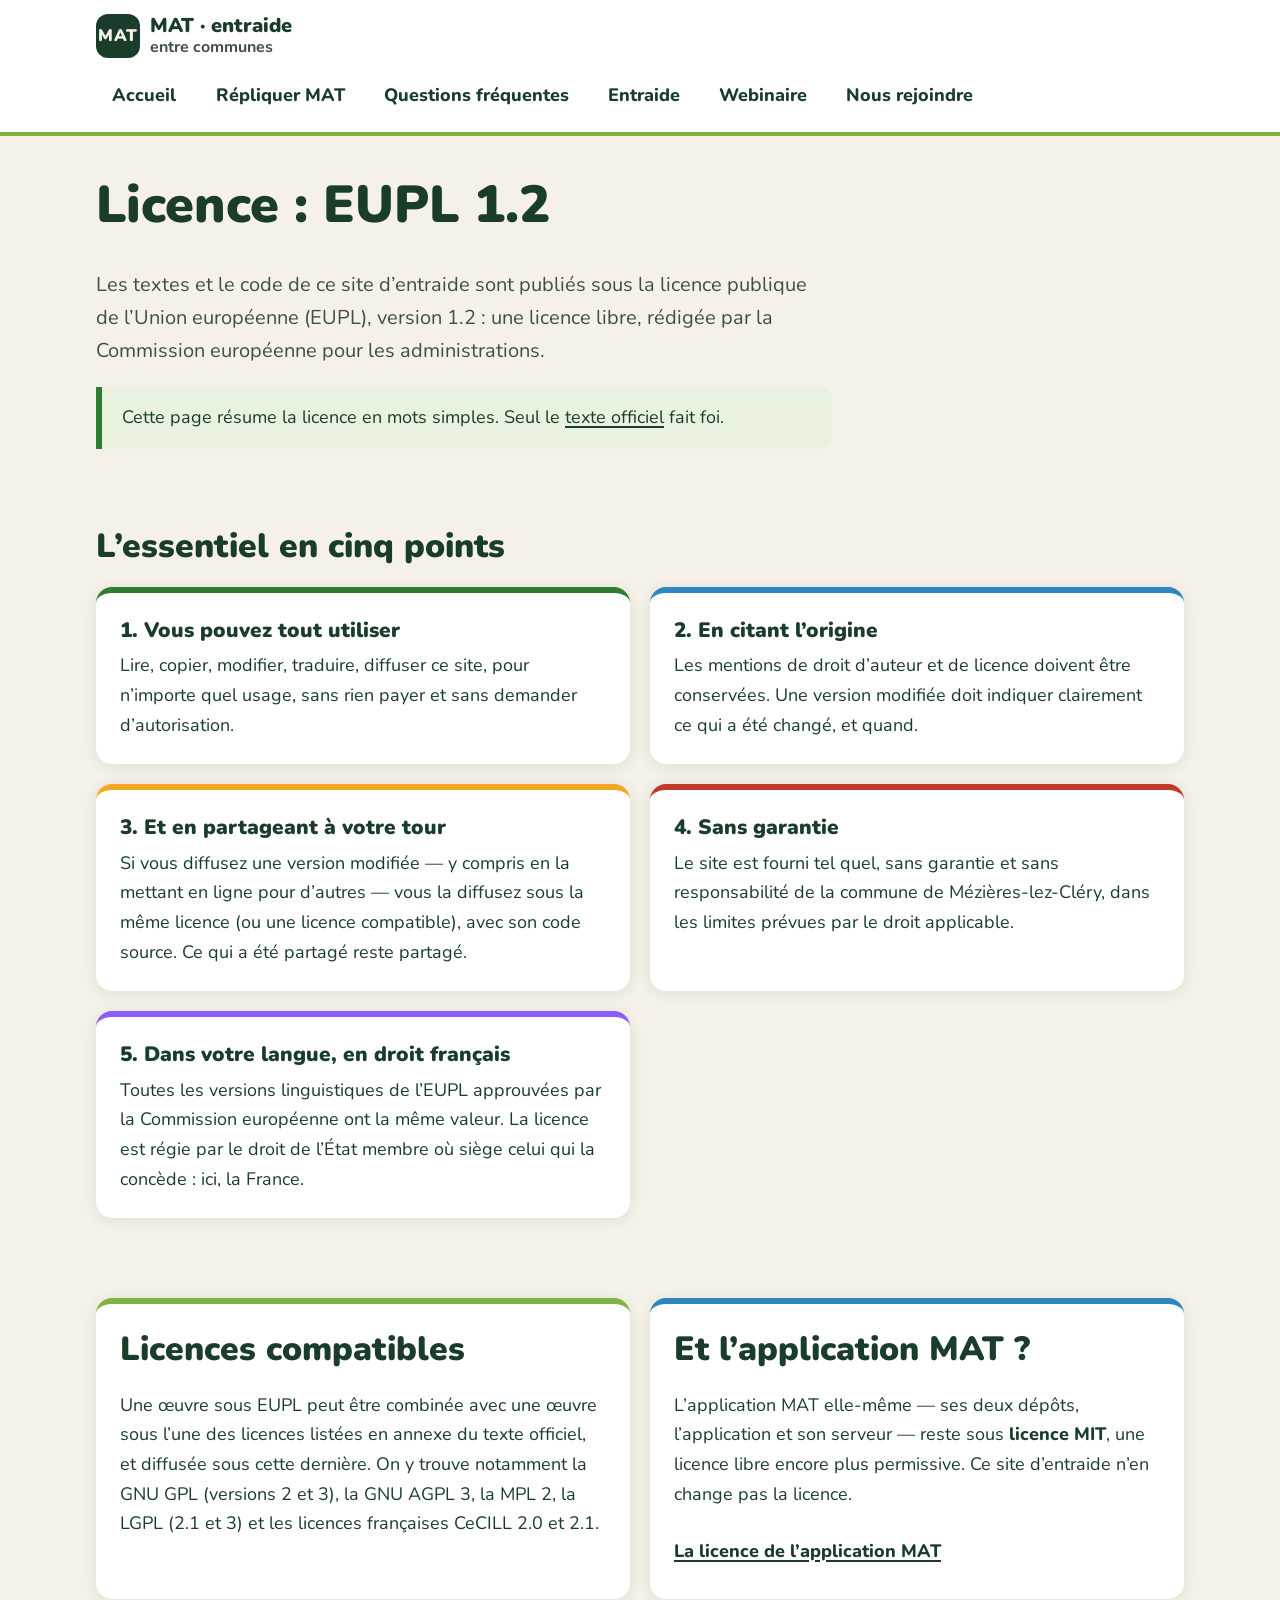
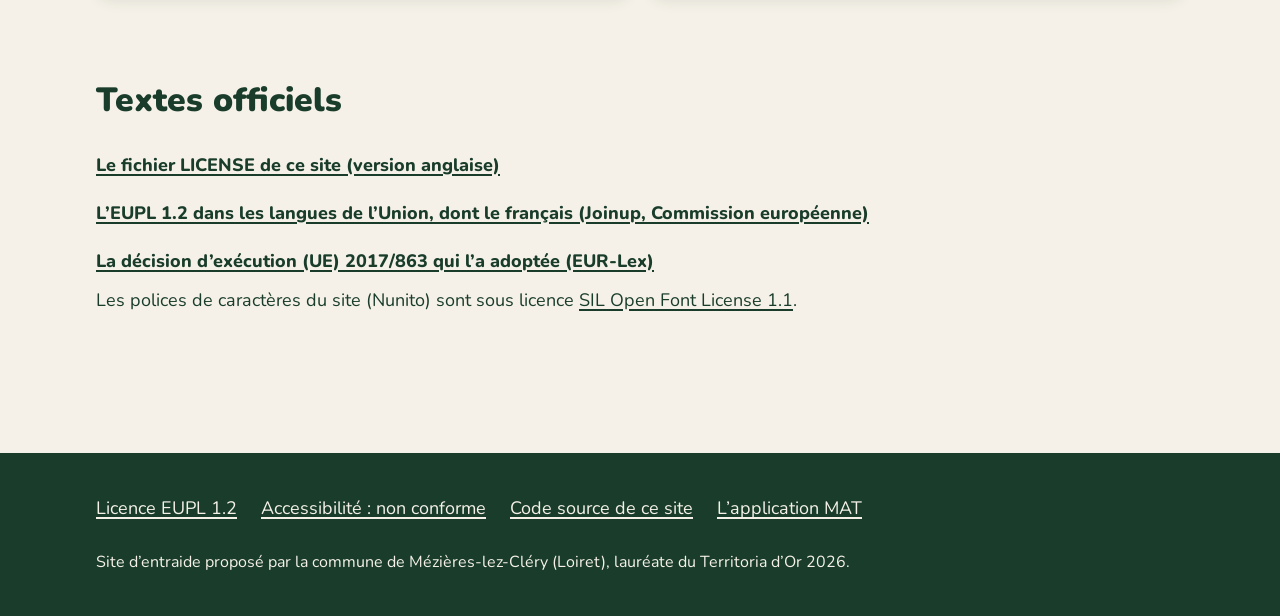
<file: licence.html>
<!DOCTYPE html>
<html lang="fr">
<head>
<meta charset="utf-8">
<meta name="viewport" content="width=device-width, initial-scale=1">
<title>Licence EUPL 1.2 — MAT · entraide entre communes</title>
<meta name="description" content="Ce site d’entraide est publié sous la licence publique de l’Union européenne (EUPL 1.2) : ce que vous pouvez faire, et ce que vous devez en retour.">
<meta name="theme-color" content="#1A3D2B">
<link rel="icon" href="assets/img/favicon.svg" type="image/svg+xml">
<link rel="preload" href="assets/fonts/nunito-variable-latin.woff2" as="font" type="font/woff2" crossorigin>
<link rel="stylesheet" href="assets/css/site.css">
<script src="assets/js/commun.js" defer></script>
</head>
<body>
<a class="evitement" href="#contenu">Aller au contenu</a>
<header class="entete">
  <div class="conteneur">
    <div class="entete-haut">
      <a class="marque" href="index.html"><span class="marque-logo" aria-hidden="true">MAT</span><span>MAT · entraide <span class="marque-sous">entre communes</span></span></a>
    </div>
    <nav class="nav-principale" aria-label="Menu principal">
      <ul>
        <li><a href="index.html">Accueil</a></li>
        <li><a href="guide.html">Répliquer MAT</a></li>
        <li><a href="faq.html">Questions fréquentes</a></li>
        <li><a href="entraide.html">Entraide</a></li>
        <li><a href="webinaire.html">Webinaire</a></li>
        <li><a href="rejoindre.html">Nous rejoindre</a></li>
      </ul>
    </nav>
  </div>
</header>
<main id="contenu" tabindex="-1">
  <section class="entete-page">
    <div class="conteneur">
      <h1>Licence : EUPL 1.2</h1>
      <p class="chapo">Les textes et le code de ce site d’entraide sont publiés sous la licence publique de l’Union européenne (EUPL), version 1.2 : une licence libre, rédigée par la Commission européenne pour les administrations.</p>
      <p class="encadre">Cette page résume la licence en mots simples. Seul le <a href="https://github.com/mairie-mezieres/mat-communes/blob/main/LICENSE">texte officiel</a> fait foi.</p>
    </div>
  </section>

  <section class="section" aria-labelledby="titre-cinq-points">
    <div class="conteneur">
      <h2 id="titre-cinq-points">L’essentiel en cinq points</h2>
      <ol class="grille grille-2 liste-nue licence-points">
        <li class="carte lisere-feuille">
          <h3>1. Vous pouvez tout utiliser</h3>
          <p>Lire, copier, modifier, traduire, diffuser ce site, pour n’importe quel usage, sans rien payer et sans demander d’autorisation.</p>
        </li>
        <li class="carte lisere-communication">
          <h3>2. En citant l’origine</h3>
          <p>Les mentions de droit d’auteur et de licence doivent être conservées. Une version modifiée doit indiquer clairement ce qui a été changé, et quand.</p>
        </li>
        <li class="carte lisere-travaux">
          <h3>3. Et en partageant à votre tour</h3>
          <p>Si vous diffusez une version modifiée — y compris en la mettant en ligne pour d’autres — vous la diffusez sous la même licence (ou une licence compatible), avec son code source. Ce qui a été partagé reste partagé.</p>
        </li>
        <li class="carte lisere-rouge">
          <h3>4. Sans garantie</h3>
          <p>Le site est fourni tel quel, sans garantie et sans responsabilité de la commune de Mézières-lez-Cléry, dans les limites prévues par le droit applicable.</p>
        </li>
        <li class="carte lisere-fetes">
          <h3>5. Dans votre langue, en droit français</h3>
          <p>Toutes les versions linguistiques de l’EUPL approuvées par la Commission européenne ont la même valeur. La licence est régie par le droit de l’État membre où siège celui qui la concède : ici, la France.</p>
        </li>
      </ol>
    </div>
  </section>

  <section class="section" aria-labelledby="titre-compatibles">
    <div class="conteneur grille grille-2">
      <div class="carte lisere-sauge">
        <h2 id="titre-compatibles">Licences compatibles</h2>
        <p>Une œuvre sous EUPL peut être combinée avec une œuvre sous l’une des licences listées en annexe du texte officiel, et diffusée sous cette dernière. On y trouve notamment la GNU GPL (versions 2 et 3), la GNU AGPL 3, la MPL 2, la LGPL (2.1 et 3) et les licences françaises CeCILL 2.0 et 2.1.</p>
      </div>
      <div class="carte lisere-communication">
        <h2 id="titre-mat-mit">Et l’application MAT ?</h2>
        <p>L’application MAT elle-même — ses deux dépôts, l’application et son serveur — reste sous <strong>licence MIT</strong>, une licence libre encore plus permissive. Ce site d’entraide n’en change pas la licence.</p>
        <p><a class="lien-fort" href="https://github.com/mairie-mezieres/app-mezieres/blob/main/LICENSE">La licence de l’application MAT</a></p>
      </div>
    </div>
  </section>

  <section class="section" aria-labelledby="titre-textes">
    <div class="conteneur">
      <h2 id="titre-textes">Textes officiels</h2>
      <ul class="liste-nue">
        <li><a class="lien-fort" href="https://github.com/mairie-mezieres/mat-communes/blob/main/LICENSE">Le fichier LICENSE de ce site (version anglaise)</a></li>
        <li><a class="lien-fort" href="https://joinup.ec.europa.eu/collection/eupl/eupl-text-eupl-12">L’EUPL 1.2 dans les langues de l’Union, dont le français (Joinup, Commission européenne)</a></li>
        <li><a class="lien-fort" href="https://eur-lex.europa.eu/legal-content/FR/TXT/?uri=CELEX:32017D0863">La décision d’exécution (UE) 2017/863 qui l’a adoptée (EUR-Lex)</a></li>
      </ul>
      <p>Les polices de caractères du site (Nunito) sont sous licence <a href="https://github.com/mairie-mezieres/mat-communes/blob/main/assets/fonts/OFL.txt">SIL Open Font License 1.1</a>.</p>
    </div>
  </section>
</main>
<footer class="pied">
  <div class="conteneur">
    <ul>
      <li><a href="licence.html">Licence EUPL 1.2</a></li>
      <li><a href="accessibilite.html">Accessibilité : non conforme</a></li>
      <li><a href="https://github.com/mairie-mezieres/mat-communes">Code source de ce site</a></li>
      <li><a href="https://mezieres-lez-clery.fr/">L’application MAT</a></li>
    </ul>
    <p>Site d’entraide proposé par la commune de Mézières-lez-Cléry (Loiret), lauréate du Territoria d’Or 2026.</p>
  </div>
</footer>
</body>
</html>
</file>
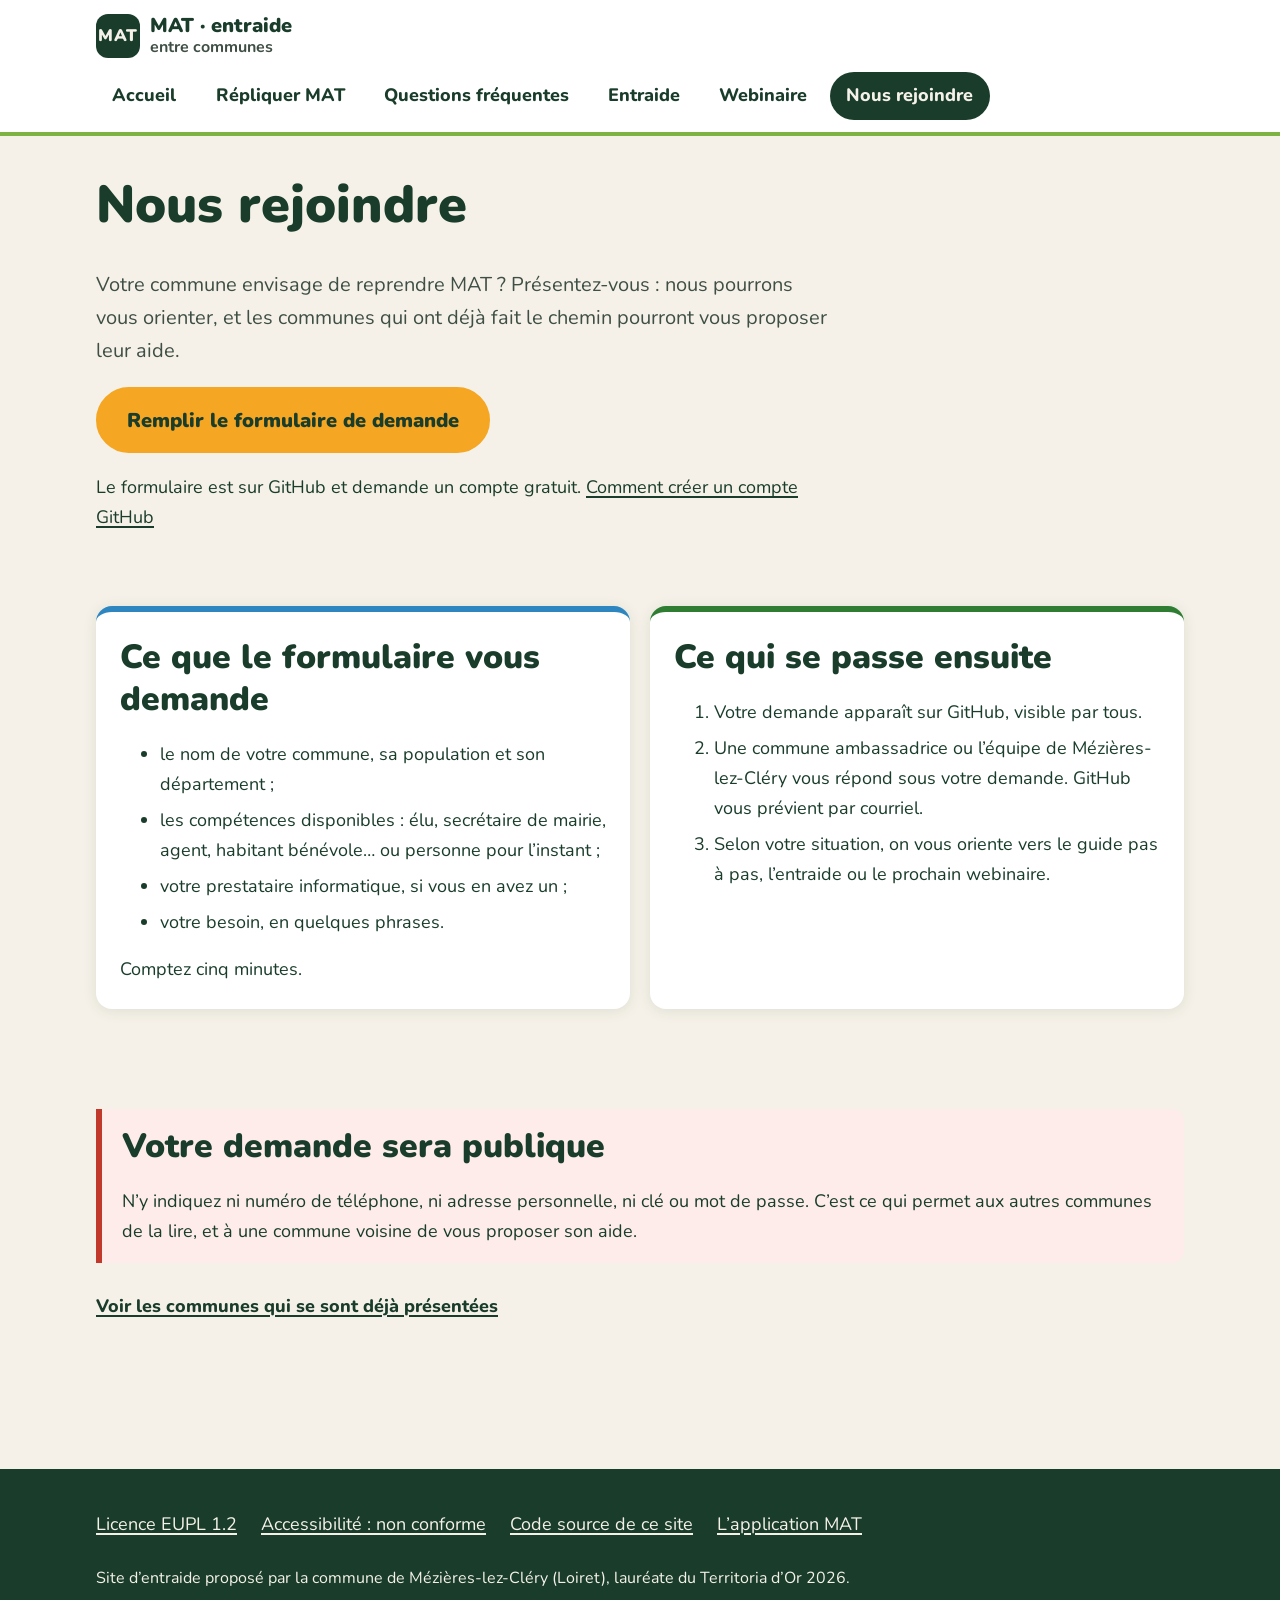
<file: rejoindre.html>
<!DOCTYPE html>
<html lang="fr">
<head>
<meta charset="utf-8">
<meta name="viewport" content="width=device-width, initial-scale=1">
<title>Nous rejoindre — MAT · entraide entre communes</title>
<meta name="description" content="Votre commune veut reprendre l’application MAT ? Présentez-vous en cinq minutes : une commune qui a déjà fait le chemin pourra vous accompagner.">
<meta name="theme-color" content="#1A3D2B">
<link rel="icon" href="assets/img/favicon.svg" type="image/svg+xml">
<link rel="preload" href="assets/fonts/nunito-variable-latin.woff2" as="font" type="font/woff2" crossorigin>
<link rel="stylesheet" href="assets/css/site.css">
<script src="assets/js/commun.js" defer></script>
</head>
<body>
<a class="evitement" href="#contenu">Aller au contenu</a>
<header class="entete">
  <div class="conteneur">
    <div class="entete-haut">
      <a class="marque" href="index.html"><span class="marque-logo" aria-hidden="true">MAT</span><span>MAT · entraide <span class="marque-sous">entre communes</span></span></a>
    </div>
    <nav class="nav-principale" aria-label="Menu principal">
      <ul>
        <li><a href="index.html">Accueil</a></li>
        <li><a href="guide.html">Répliquer MAT</a></li>
        <li><a href="faq.html">Questions fréquentes</a></li>
        <li><a href="entraide.html">Entraide</a></li>
        <li><a href="webinaire.html">Webinaire</a></li>
        <li><a href="rejoindre.html" aria-current="page">Nous rejoindre</a></li>
      </ul>
    </nav>
  </div>
</header>
<main id="contenu" tabindex="-1">
  <section class="entete-page">
    <div class="conteneur">
      <h1>Nous rejoindre</h1>
      <p class="chapo">Votre commune envisage de reprendre MAT ? Présentez-vous : nous pourrons vous orienter, et les communes qui ont déjà fait le chemin pourront vous proposer leur aide.</p>
      <div class="boutons">
        <a class="bouton bouton-vif bouton-grand" href="https://github.com/mairie-mezieres/mat-communes/issues/new?template=demande-commune.yml">Remplir le formulaire de demande</a>
      </div>
      <p>Le formulaire est sur GitHub et demande un compte gratuit. <a href="entraide.html#compte-github">Comment créer un compte GitHub</a></p>
    </div>
  </section>

  <section class="section" aria-labelledby="titre-demande">
    <div class="conteneur grille grille-2">
      <div class="carte lisere-communication">
        <h2 id="titre-demande">Ce que le formulaire vous demande</h2>
        <ul>
          <li>le nom de votre commune, sa population et son département ;</li>
          <li>les compétences disponibles : élu, secrétaire de mairie, agent, habitant bénévole… ou personne pour l’instant ;</li>
          <li>votre prestataire informatique, si vous en avez un ;</li>
          <li>votre besoin, en quelques phrases.</li>
        </ul>
        <p>Comptez cinq minutes.</p>
      </div>
      <div class="carte lisere-feuille">
        <h2 id="titre-ensuite">Ce qui se passe ensuite</h2>
        <ol>
          <li>Votre demande apparaît sur GitHub, visible par tous.</li>
          <li>Une commune ambassadrice ou l’équipe de Mézières-lez-Cléry vous répond sous votre demande. GitHub vous prévient par courriel.</li>
          <li>Selon votre situation, on vous oriente vers le guide pas à pas, l’entraide ou le prochain webinaire.</li>
        </ol>
      </div>
    </div>
  </section>

  <section class="section" aria-labelledby="titre-public">
    <div class="conteneur">
      <div class="encadre encadre-danger">
        <h2 id="titre-public">Votre demande sera publique</h2>
        <p>N’y indiquez ni numéro de téléphone, ni adresse personnelle, ni clé ou mot de passe. C’est ce qui permet aux autres communes de la lire, et à une commune voisine de vous proposer son aide.</p>
      </div>
      <p><a class="lien-fort" href="https://github.com/mairie-mezieres/mat-communes/issues?q=label%3Ademande-commune">Voir les communes qui se sont déjà présentées</a></p>
    </div>
  </section>
</main>
<footer class="pied">
  <div class="conteneur">
    <ul>
      <li><a href="licence.html">Licence EUPL 1.2</a></li>
      <li><a href="accessibilite.html">Accessibilité : non conforme</a></li>
      <li><a href="https://github.com/mairie-mezieres/mat-communes">Code source de ce site</a></li>
      <li><a href="https://mezieres-lez-clery.fr/">L’application MAT</a></li>
    </ul>
    <p>Site d’entraide proposé par la commune de Mézières-lez-Cléry (Loiret), lauréate du Territoria d’Or 2026.</p>
  </div>
</footer>
</body>
</html>
</file>
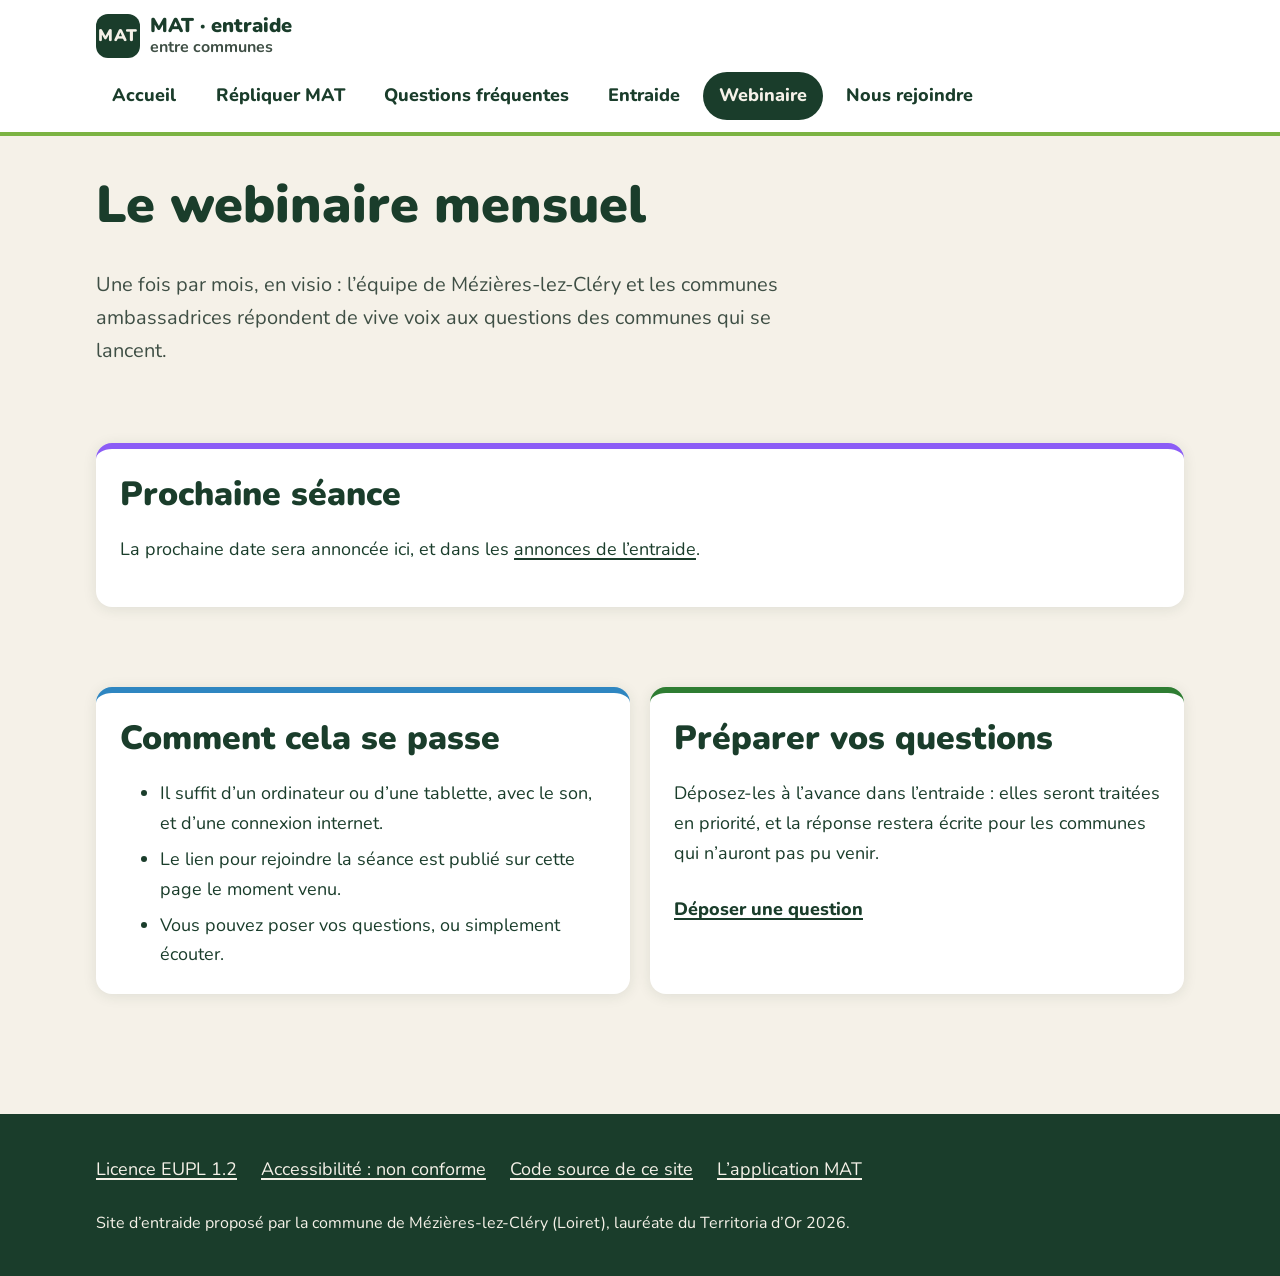
<file: webinaire.html>
<!DOCTYPE html>
<html lang="fr">
<head>
<meta charset="utf-8">
<meta name="viewport" content="width=device-width, initial-scale=1">
<title>Webinaire mensuel — MAT · entraide entre communes</title>
<meta name="description" content="Une fois par mois, en visio : des réponses de vive voix aux questions des communes qui reprennent l’application MAT.">
<meta name="theme-color" content="#1A3D2B">
<link rel="icon" href="assets/img/favicon.svg" type="image/svg+xml">
<link rel="preload" href="assets/fonts/nunito-variable-latin.woff2" as="font" type="font/woff2" crossorigin>
<link rel="stylesheet" href="assets/css/site.css">
<script src="assets/js/commun.js" defer></script>
<script src="assets/js/webinaire.js" defer></script>
</head>
<body>
<a class="evitement" href="#contenu">Aller au contenu</a>
<header class="entete">
  <div class="conteneur">
    <div class="entete-haut">
      <a class="marque" href="index.html"><span class="marque-logo" aria-hidden="true">MAT</span><span>MAT · entraide <span class="marque-sous">entre communes</span></span></a>
    </div>
    <nav class="nav-principale" aria-label="Menu principal">
      <ul>
        <li><a href="index.html">Accueil</a></li>
        <li><a href="guide.html">Répliquer MAT</a></li>
        <li><a href="faq.html">Questions fréquentes</a></li>
        <li><a href="entraide.html">Entraide</a></li>
        <li><a href="webinaire.html" aria-current="page">Webinaire</a></li>
        <li><a href="rejoindre.html">Nous rejoindre</a></li>
      </ul>
    </nav>
  </div>
</header>
<main id="contenu" tabindex="-1">
  <section class="entete-page">
    <div class="conteneur">
      <h1>Le webinaire mensuel</h1>
      <p class="chapo">Une fois par mois, en visio : l’équipe de Mézières-lez-Cléry et les communes ambassadrices répondent de vive voix aux questions des communes qui se lancent.</p>
    </div>
  </section>

  <section class="section" aria-labelledby="titre-prochain">
    <div class="conteneur">
      <div class="carte lisere-fetes webinaire-carte">
        <h2 id="titre-prochain">Prochaine séance</h2>
        <p id="webi-aucun">La prochaine date sera annoncée ici, et dans les <a href="https://github.com/mairie-mezieres/mat-communes/discussions/categories/annonces">annonces de l’entraide</a>.</p>
        <div id="webi-detail" class="est-masque">
          <p class="webi-date" id="webi-date"></p>
          <p id="webi-encours" class="webi-encours est-masque">La séance a commencé : vous pouvez encore la rejoindre.</p>
          <p id="webi-duree"></p>
          <p id="webi-sujet" class="est-masque"></p>
          <div class="boutons" id="webi-boutons"></div>
        </div>
      </div>
    </div>
  </section>

  <section class="section" aria-labelledby="titre-deroule">
    <div class="conteneur grille grille-2">
      <div class="carte lisere-communication">
        <h2 id="titre-deroule">Comment cela se passe</h2>
        <ul>
          <li>Il suffit d’un ordinateur ou d’une tablette, avec le son, et d’une connexion internet.</li>
          <li>Le lien pour rejoindre la séance est publié sur cette page le moment venu.</li>
          <li>Vous pouvez poser vos questions, ou simplement écouter.</li>
        </ul>
      </div>
      <div class="carte lisere-feuille">
        <h2 id="titre-preparer">Préparer vos questions</h2>
        <p>Déposez-les à l’avance dans l’entraide : elles seront traitées en priorité, et la réponse restera écrite pour les communes qui n’auront pas pu venir.</p>
        <p><a class="lien-fort" href="https://github.com/mairie-mezieres/mat-communes/discussions/categories/questions">Déposer une question</a></p>
      </div>
    </div>
  </section>
</main>
<footer class="pied">
  <div class="conteneur">
    <ul>
      <li><a href="licence.html">Licence EUPL 1.2</a></li>
      <li><a href="accessibilite.html">Accessibilité : non conforme</a></li>
      <li><a href="https://github.com/mairie-mezieres/mat-communes">Code source de ce site</a></li>
      <li><a href="https://mezieres-lez-clery.fr/">L’application MAT</a></li>
    </ul>
    <p>Site d’entraide proposé par la commune de Mézières-lez-Cléry (Loiret), lauréate du Territoria d’Or 2026.</p>
  </div>
</footer>
</body>
</html>
</file>
<file: assets/css/site.css>
/* MAT · entraide entre communes — feuille de style unique.
 *
 * Public : élus et secrétaires de mairie, souvent âgés.
 *  - texte courant à 18 px (1.125rem), jamais sous 16 px (contrôlé par scripts/controles.js) ;
 *  - cibles cliquables d’au moins 48 px de haut ;
 *  - contraste AA au minimum, mesuré sur la charte (voir les commentaires des jetons) ;
 *  - aucune animation hors prefers-reduced-motion: no-preference ;
 *  - affichage piloté par classes (.est-masque), jamais par style en ligne.
 */

/* ── Polices auto-hébergées (Nunito variable, licence OFL : assets/fonts/OFL.txt) ── */
@font-face {
  font-family: 'Nunito';
  font-style: normal;
  font-weight: 200 1000;
  font-display: swap;
  src: url(../fonts/nunito-variable-latin-ext.woff2) format('woff2');
  unicode-range: U+0100-02BA, U+02BD-02C5, U+02C7-02CC, U+02CE-02D7, U+02DD-02FF, U+0304, U+0308, U+0329, U+1D00-1DBF, U+1E00-1E9F, U+1EF2-1EFF, U+2020, U+20A0-20AB, U+20AD-20C0, U+2113, U+2C60-2C7F, U+A720-A7FF;
}
@font-face {
  font-family: 'Nunito';
  font-style: normal;
  font-weight: 200 1000;
  font-display: swap;
  src: url(../fonts/nunito-variable-latin.woff2) format('woff2');
  unicode-range: U+0000-00FF, U+0131, U+0152-0153, U+02BB-02BC, U+02C6, U+02DA, U+02DC, U+0304, U+0308, U+0329, U+2000-206F, U+20AC, U+2122, U+2191, U+2193, U+2212, U+2215, U+FEFF, U+FFFD;
}

/* ── Charte ──────────────────────────────────────────────────────────────────
 * Contrastes mesurés (WCAG) :
 *   vertForet sur fondCreme 10,7 · sur blanc 12,0 · fondCreme sur dégradé du bandeau ≥ 6,6
 *   vertForet sur travaux (#F5A623) 5,9 · vertForet sur vertSauge 4,8
 *   vertFeuille sur fondCreme 4,55 (limite) → jamais employé pour du texte courant
 *   ⛔ communication (#2E86C1) 3,5 et fetes (#8B5CF6) 4,2 échouent en texte normal :
 *      ces deux couleurs ne servent qu’à la DÉCORATION (filets, pastilles, icônes).
 */
:root {
  --vert-foret: #1A3D2B;
  --vert-feuille: #2E7D32;
  --vert-sauge: #7CB342;
  --communication: #2E86C1;
  --travaux: #F5A623;
  --fetes: #8B5CF6;
  --rouge: #C0392B;
  --fond-creme: #F5F1E8;

  --texte: #1A3D2B;
  --texte-doux: #3F4F45;           /* 7,7 sur fondCreme */
  --blanc: #FFFFFF;
  --bordure-champ: #5E6B62;        /* 5,6 sur blanc : bordure de composant ≥ 3:1 */
  --bordure-deco: #D9D1BF;
  --sombre-2: #2B5F3E;             /* fin du dégradé du bandeau, fondCreme dessus : 6,6 */
  --fond-doux: #E8F2DF;            /* vertForet dessus : 10,4 */
  --fond-attention: #FFF4DC;

  --rayon: 16px;
  --ombre: 0 2px 14px rgba(26, 61, 43, 0.10);
  --largeur: 72rem;
  --cible: 48px;
}

/* ── Base ── */
*, *::before, *::after { box-sizing: border-box; }
html { font-size: 100%; -webkit-text-size-adjust: 100%; scroll-padding-top: 1rem; }
body {
  margin: 0;
  background: var(--fond-creme);
  color: var(--texte);
  font-family: 'Nunito', 'Segoe UI', system-ui, -apple-system, sans-serif;
  font-size: 1.125rem;
  line-height: 1.65;
  overflow-wrap: break-word;
}
img { max-width: 100%; height: auto; display: block; }
h1, h2, h3 { line-height: 1.25; margin: 0 0 0.6em; font-weight: 900; }
h1 { font-size: clamp(2rem, 5.5vw, 3.25rem); }
h2 { font-size: clamp(1.5rem, 3.6vw, 2.1rem); }
h3 { font-size: 1.3rem; }
p, ul, ol { margin: 0 0 1em; }
li + li { margin-top: 0.35em; }
strong { font-weight: 800; }

a { color: var(--vert-foret); text-decoration: underline; text-underline-offset: 0.18em; text-decoration-thickness: 2px; }
a:hover { color: var(--vert-feuille); text-decoration-thickness: 3px; }

:focus-visible { outline: 3px solid var(--vert-foret); outline-offset: 3px; border-radius: 4px; }
.zone-sombre :focus-visible, .pied :focus-visible, .bandeau :focus-visible { outline-color: var(--travaux); }

.est-masque { display: none !important; }
.visuellement-masque {
  position: absolute !important; width: 1px; height: 1px; padding: 0; margin: -1px;
  overflow: hidden; clip: rect(0 0 0 0); white-space: nowrap; border: 0;
}

.conteneur { width: 100%; max-width: var(--largeur); margin: 0 auto; padding: 0 1rem; }
@media (min-width: 48em) { .conteneur { padding: 0 2rem; } }

/* ── Lien d’évitement ── */
.evitement {
  position: absolute; left: 1rem; top: -10rem; z-index: 10;
  background: var(--vert-foret); color: var(--fond-creme);
  padding: 0.8rem 1.2rem; border-radius: 0 0 12px 12px; font-weight: 800;
}
.evitement:focus { top: 0; color: var(--fond-creme); outline-color: var(--travaux); }

/* ── En-tête et menu (toujours visible : pas de menu « hamburger », mal compris) ── */
.entete { background: var(--blanc); border-bottom: 4px solid var(--vert-sauge); }
.entete-haut { display: flex; align-items: center; justify-content: space-between; gap: 1rem; padding-top: 0.75rem; padding-bottom: 0.25rem; flex-wrap: wrap; }
.marque { display: inline-flex; align-items: center; gap: 0.6rem; min-height: var(--cible); text-decoration: none; color: var(--vert-foret); font-weight: 900; font-size: 1.25rem; line-height: 1.2; }
.marque:hover { color: var(--vert-foret); }
.marque-logo {
  display: inline-grid; place-items: center; width: 2.75rem; height: 2.75rem; border-radius: 12px;
  background: var(--vert-foret); color: var(--fond-creme); font-size: 1.05rem; letter-spacing: 0.02em;
}
.marque-sous { display: block; font-weight: 700; font-size: 1rem; color: var(--texte-doux); }

.nav-principale ul { list-style: none; margin: 0; padding: 0.5rem 0 0.75rem; display: flex; flex-wrap: wrap; gap: 0.4rem; }
.nav-principale li + li { margin-top: 0; }
.nav-principale a {
  display: inline-flex; align-items: center; min-height: var(--cible); padding: 0.4rem 0.9rem;
  border-radius: 999px; text-decoration: none; font-weight: 800; color: var(--vert-foret);
  border: 2px solid transparent;
}
.nav-principale a:hover { border-color: var(--vert-sauge); color: var(--vert-foret); }
.nav-principale a[aria-current="page"] { background: var(--vert-foret); color: var(--fond-creme); }

/* ── Contenu ── */
main { display: block; padding-bottom: 3rem; }
.section { padding: 2.5rem 0; }
.section-titre { max-width: 46rem; }
.chapo { font-size: 1.25rem; color: var(--texte-doux); max-width: 46rem; }
.entete-page { padding: 2.25rem 0 1rem; }
.entete-page p { max-width: 46rem; }

.carte {
  background: var(--blanc); border-radius: var(--rayon); box-shadow: var(--ombre);
  padding: 1.5rem; border-top: 6px solid var(--vert-sauge);
}
.carte > :last-child { margin-bottom: 0; }
.liste-nue { list-style: none; margin: 0; padding: 0; }
.liste-nue > li + li { margin-top: 0; }
.grille { display: grid; gap: 1.25rem; grid-template-columns: 1fr; }
@media (min-width: 40em) { .grille-2, .grille-3 { grid-template-columns: repeat(2, 1fr); } }
@media (min-width: 64em) { .grille-3 { grid-template-columns: repeat(3, 1fr); } }

.lisere-communication { border-top-color: var(--communication); }
.lisere-travaux { border-top-color: var(--travaux); }
.lisere-fetes { border-top-color: var(--fetes); }
.lisere-rouge { border-top-color: var(--rouge); }
.lisere-feuille { border-top-color: var(--vert-feuille); }
.lisere-sauge { border-top-color: var(--vert-sauge); }

/* Lien seul sur sa ligne : cible de 48 px (les liens DANS une phrase relèvent de
   l’exception « en ligne » du critère WCAG 2.5.8). */
.lien-fort { display: inline-flex; align-items: center; min-height: var(--cible); font-weight: 800; }
.icone { font-size: 2rem; line-height: 1; display: block; margin-bottom: 0.5rem; }

/* ── Boutons (liens ou <button>) ── */
.bouton {
  display: inline-flex; align-items: center; justify-content: center; gap: 0.5rem;
  min-height: var(--cible); padding: 0.7rem 1.4rem; border-radius: 999px;
  font: inherit; font-weight: 900; text-decoration: none; text-align: center; cursor: pointer;
  background: var(--vert-foret); color: var(--fond-creme); border: 2px solid var(--vert-foret);
}
.bouton:hover { background: var(--sombre-2); color: var(--blanc); border-color: var(--sombre-2); }
.bouton-clair { background: var(--blanc); color: var(--vert-foret); }
.bouton-clair:hover { background: var(--fond-doux); color: var(--vert-foret); border-color: var(--vert-foret); }
.bouton-vif { background: var(--travaux); color: var(--vert-foret); border-color: var(--travaux); }
.bouton-vif:hover { background: #FFC15A; color: var(--vert-foret); border-color: #FFC15A; }
.bouton-grand { font-size: 1.25rem; padding: 0.9rem 1.8rem; }
.boutons { display: flex; flex-wrap: wrap; gap: 0.8rem; margin: 1.25rem 0; }

/* ── Encadrés ── */
.encadre { background: var(--fond-doux); border-left: 6px solid var(--vert-feuille); border-radius: 0 12px 12px 0; padding: 1rem 1.25rem; margin: 1.25rem 0; }
.encadre > :last-child { margin-bottom: 0; }
.encadre-attention { background: var(--fond-attention); border-left-color: var(--travaux); }
.encadre-danger { background: #FDECEA; border-left-color: var(--rouge); }

/* ── Emplacements d’images (photos de la commune, mascottes, captures) ──
 * L’image n’est posée que si le fichier existe (assets/js/commun.js) ; sinon
 * l’emplacement disparaît. Avec ?apercu dans l’adresse, il reste visible et
 * nomme le fichier attendu — pour savoir quoi déposer, et où. */
.emplacement { margin: 0; }
.emplacement img { border-radius: var(--rayon); width: 100%; }
.emplacement-apercu {
  display: grid; place-items: center; min-height: 10rem; padding: 1rem; text-align: center;
  border: 3px dashed var(--bordure-champ); border-radius: var(--rayon); background: var(--blanc);
  color: var(--texte-doux); font-weight: 700;
}
.emplacement figcaption { font-size: 1rem; color: var(--texte-doux); margin-top: 0.4rem; }

/* ── Pied de page ── */
.pied { background: var(--vert-foret); color: var(--fond-creme); padding: 2rem 0 2.5rem; margin-top: 2rem; }
.pied a { color: var(--fond-creme); }
.pied a:hover { color: var(--blanc); }
.pied ul { list-style: none; padding: 0; margin: 0 0 1rem; display: flex; flex-wrap: wrap; gap: 0.25rem 1.5rem; }
.pied li + li { margin-top: 0; }
.pied li a { display: inline-flex; align-items: center; min-height: var(--cible); }
.pied p { margin: 0; font-size: 1rem; }

/* ── Badge « Territoria d’Or 2026 » ──
 * Fond OPAQUE et couleur déclarée avec lui (RGAA 10.5), vertForet sur travaux : 5,9.
 * L’emoji est aria-hidden : la lecture vocale ne lit que le libellé. */
.badge-territoria {
  display: inline-flex; align-items: center; gap: 0.55rem; margin: 0 0 1.25rem;
  padding: 0.45rem 1.1rem 0.45rem 0.8rem; border-radius: 999px;
  background: var(--travaux); color: var(--vert-foret);
  font-weight: 900; font-size: 1.125rem; box-shadow: 0 4px 18px rgba(0, 0, 0, 0.25);
}
.badge-territoria .badge-ico { font-size: 1.5rem; line-height: 1; }

/* ── Bandeau d’accueil ── */
.bandeau {
  background: linear-gradient(150deg, var(--vert-foret) 0%, var(--sombre-2) 100%);
  background-color: var(--vert-foret);
  color: var(--fond-creme); padding: 3rem 0 3.5rem; position: relative; overflow: hidden;
}
.bandeau h1 { color: var(--blanc); max-width: 22ch; }
.bandeau .chapo { color: var(--fond-creme); }
.bandeau-grille { display: grid; gap: 2rem; align-items: center; }
@media (min-width: 60em) {
  .bandeau-grille { grid-template-columns: 1.4fr 1fr; }
  .bandeau-grille:has(> .emplacement.est-masque) { grid-template-columns: 1fr; }
}
.bandeau-deco { position: absolute; right: -4rem; bottom: -5rem; width: 22rem; height: 22rem; opacity: 0.12; pointer-events: none; }
.bandeau .emplacement-apercu { background: transparent; color: var(--fond-creme); border-color: var(--fond-creme); }
.bandeau .emplacement figcaption { color: var(--fond-creme); }

/* ── Chiffres-clés ── */
.chiffres { display: grid; gap: 1rem; grid-template-columns: repeat(auto-fit, minmax(13rem, 1fr)); list-style: none; padding: 0; margin: 0; }
.chiffres li + li { margin-top: 0; }
.chiffre { background: var(--blanc); border-radius: var(--rayon); padding: 1.25rem; box-shadow: var(--ombre); border-left: 6px solid var(--vert-sauge); }
.chiffre-valeur { display: block; font-size: 2.5rem; font-weight: 900; line-height: 1.1; color: var(--vert-foret); }
.chiffre-libelle { display: block; font-weight: 700; }
.chiffre-date { display: block; font-size: 1rem; color: var(--texte-doux); }
.chiffre-vide .chiffre-valeur { color: var(--texte-doux); }

/* ── Animations : seulement si l’utilisateur ne demande pas à les réduire ── */
@media (prefers-reduced-motion: no-preference) {
  .anime-entree { animation: entree 700ms cubic-bezier(.2, .8, .2, 1) both; }
  .anime-entree-2 { animation-delay: 120ms; }
  .anime-entree-3 { animation-delay: 240ms; }
  .badge-territoria { animation: badge 1200ms cubic-bezier(.2, .8, .2, 1) both; }
  .badge-territoria .badge-ico { animation: trophee 1600ms ease-in-out 400ms 2; }
  .bouton { transition: background-color 150ms, border-color 150ms; }
}
@keyframes entree { from { transform: translateY(18px); } to { transform: none; } }
@keyframes badge { 0% { transform: scale(.6) rotate(-6deg); } 60% { transform: scale(1.06) rotate(1deg); } 100% { transform: none; } }
@keyframes trophee { 0%, 100% { transform: none; } 30% { transform: rotate(-12deg) scale(1.15); } 60% { transform: rotate(10deg) scale(1.1); } }

/* ── Impression : on n’imprime que le contenu ── */
@media print {
  .entete, .pied, .evitement, .boutons, .pas-imprimer { display: none !important; }
  body { background: #fff; font-size: 12pt; }
  .carte { box-shadow: none; border: 1px solid #999; }
  a { color: #000; }
}

/* ── FAQ ── */
.faq-outils { background: var(--blanc); border-radius: var(--rayon); box-shadow: var(--ombre); padding: 1.25rem; margin: 1.5rem 0 1rem; }
.faq-label { display: block; font-weight: 900; font-size: 1.25rem; margin-bottom: 0.4rem; }
.faq-recherche {
  width: 100%; min-height: 56px; padding: 0.6rem 1rem; font: inherit; font-size: 1.25rem;
  color: var(--texte); background: var(--blanc); border: 2px solid var(--bordure-champ); border-radius: 12px;
}
.faq-recherche:focus-visible { outline: 3px solid var(--vert-foret); outline-offset: 2px; border-color: var(--vert-foret); }
.faq-aide { color: var(--texte-doux); margin: 0.4rem 0 1rem; }
.faq-filtres { display: flex; flex-wrap: wrap; gap: 0.5rem; }
.faq-filtre {
  min-height: var(--cible); padding: 0.4rem 1rem; border-radius: 999px; cursor: pointer;
  font: inherit; font-weight: 800; color: var(--vert-foret); background: var(--blanc); border: 2px solid var(--vert-foret);
}
.faq-filtre:hover { background: var(--fond-doux); }
.faq-filtre[aria-pressed="true"] { background: var(--vert-foret); color: var(--fond-creme); }
.faq-filtre[aria-pressed="true"]::before { content: "✓ "; }
.faq-etat { font-weight: 800; margin: 1rem 0; }
.faq-liste { display: grid; gap: 0.9rem; margin-bottom: 2rem; }
/* Place réservée pendant le chargement de faq.json : sans elle, l’encart du bas
   saute de 1 000 px à l’arrivée des questions (CLS 0,24 mesuré par Lighthouse). */
.faq-liste:empty { min-height: 70rem; }
.faq-question { background: var(--blanc); border-radius: var(--rayon); box-shadow: var(--ombre); border-left: 6px solid var(--vert-sauge); }
.faq-question summary {
  display: flex; flex-direction: column; gap: 0.15rem; min-height: var(--cible); padding: 1rem 3.25rem 1rem 1.25rem;
  cursor: pointer; list-style: none; position: relative; border-radius: var(--rayon);
}
.faq-question summary::-webkit-details-marker { display: none; }
.faq-question summary::after {
  content: "+"; position: absolute; right: 1rem; top: 50%; transform: translateY(-50%);
  width: 2rem; height: 2rem; display: grid; place-items: center; border-radius: 50%;
  background: var(--vert-foret); color: var(--fond-creme); font-weight: 900; font-size: 1.4rem; line-height: 1;
}
.faq-question[open] summary::after { content: "−"; }
.faq-categorie { font-size: 1rem; font-weight: 800; color: var(--texte-doux); text-transform: uppercase; letter-spacing: 0.04em; }
.faq-intitule { font-size: 1.2rem; font-weight: 900; }
.faq-reponse { padding: 0 1.25rem 1.25rem; }
.faq-liens { list-style: none; padding: 0; margin: 0 0 0.5rem; }
.faq-liens li + li { margin-top: 0; }
.faq-a-valider { display: inline-block; background: var(--fond-attention); border-left: 4px solid var(--travaux); padding: 0.3rem 0.8rem; border-radius: 0 8px 8px 0; font-size: 1rem; margin: 0.25rem 0 0; }
.faq-fin { margin-top: 1rem; }

/* ── Guide pas à pas ── */
.sommaire { background: var(--blanc); border-radius: var(--rayon); box-shadow: var(--ombre); margin: 1rem 0; }
.sommaire summary { min-height: var(--cible); padding: 0.75rem 1.25rem; cursor: pointer; font-weight: 900; display: flex; align-items: center; }
.sommaire nav { padding: 0 1.25rem 1rem; }
.sommaire-liste { margin: 0; padding-left: 2rem; }
.sommaire-liste li + li { margin-top: 0; }
.sommaire-liste a { display: inline-flex; align-items: center; min-height: 44px; }
.sommaire-liste a[aria-current="step"] { font-weight: 900; }
.sommaire-liste a[aria-current="step"]::after { content: " ← vous êtes ici"; font-weight: 700; color: var(--texte-doux); text-decoration: none; }
.section-guide { padding: 1rem 0 2rem; }
.etape { background: var(--blanc); border-radius: var(--rayon); box-shadow: var(--ombre); padding: 1.5rem; margin-bottom: 1.5rem; border-top: 6px solid var(--vert-sauge); scroll-margin-top: 1rem; }
@media (min-width: 48em) { .etape { padding: 2rem 2.5rem; } }
.etape h2:focus { outline: none; }
.etape h2:focus-visible { outline: 3px solid var(--vert-foret); outline-offset: 4px; }
.etape-compteur { font-weight: 900; color: var(--texte-doux); margin: 0 0 0.3rem; }
.etape-progression { display: block; width: 100%; height: 12px; margin: 0 0 1.25rem; appearance: none; border: 0; border-radius: 999px; background: var(--fond-doux); overflow: hidden; }
.etape-progression::-webkit-progress-bar { background: var(--fond-doux); border-radius: 999px; }
.etape-progression::-webkit-progress-value { background: var(--vert-feuille); border-radius: 999px; }
.etape-progression::-moz-progress-bar { background: var(--vert-feuille); border-radius: 999px; }
.etape-but { font-size: 1.25rem; }
.etape-actions { padding-left: 1.75rem; }
.etape-actions li { padding-left: 0.25rem; }
.etape-actions li::marker { font-weight: 900; color: var(--vert-feuille); }
.etape .emplacement { max-width: 48rem; margin: 1rem 0; }
.etape-nav { display: flex; flex-wrap: wrap; gap: 0.8rem; justify-content: space-between; margin-top: 1.5rem; padding-top: 1.25rem; border-top: 2px solid var(--fond-doux); }
.etape-nav .bouton:only-child { margin-left: auto; }
code { font-family: ui-monospace, 'Cascadia Mono', Menlo, Consolas, monospace; font-size: 1rem; background: var(--fond-doux); padding: 0.1em 0.35em; border-radius: 6px; overflow-wrap: anywhere; }

/* ── Carnet de route ── */
.tableau-defile { overflow-x: auto; margin: 0 0 1.5rem; border-radius: 12px; }
.carnet { border-collapse: collapse; width: 100%; min-width: 40rem; background: var(--blanc); }
.carnet th, .carnet td { border: 1px solid var(--bordure-champ); padding: 0.6rem 0.75rem; text-align: left; vertical-align: top; }
.carnet thead th { background: var(--vert-foret); color: var(--fond-creme); }
.carnet tbody td { height: 3rem; }
.carnet tbody th { background: var(--fond-doux); }

@media print {
  .impression-carnet main > section:not(#carnet) { display: none !important; }
  .impression-carnet .tableau-defile { overflow: visible; }
  .carnet { min-width: 0; }
  .carnet thead th { background: #fff; color: #000; }
  .etape.est-masque { display: block !important; }
}

/* ── Webinaire ── */
.webi-date { font-size: clamp(1.4rem, 4vw, 2rem); font-weight: 900; line-height: 1.25; }
.webi-encours { display: inline-block; background: var(--fond-attention); border-left: 4px solid var(--travaux); padding: 0.3rem 0.8rem; border-radius: 0 8px 8px 0; font-weight: 800; }

/* ── Licence ── */
.licence-points h3 { margin-bottom: 0.4em; }

/* ── Déclaration d’accessibilité ── */
.declaration .conteneur > h2 { margin-top: 1.5em; }
.declaration .conteneur > h2:first-child { margin-top: 0; }
.declaration p, .declaration ul { max-width: 46rem; }
</file>
